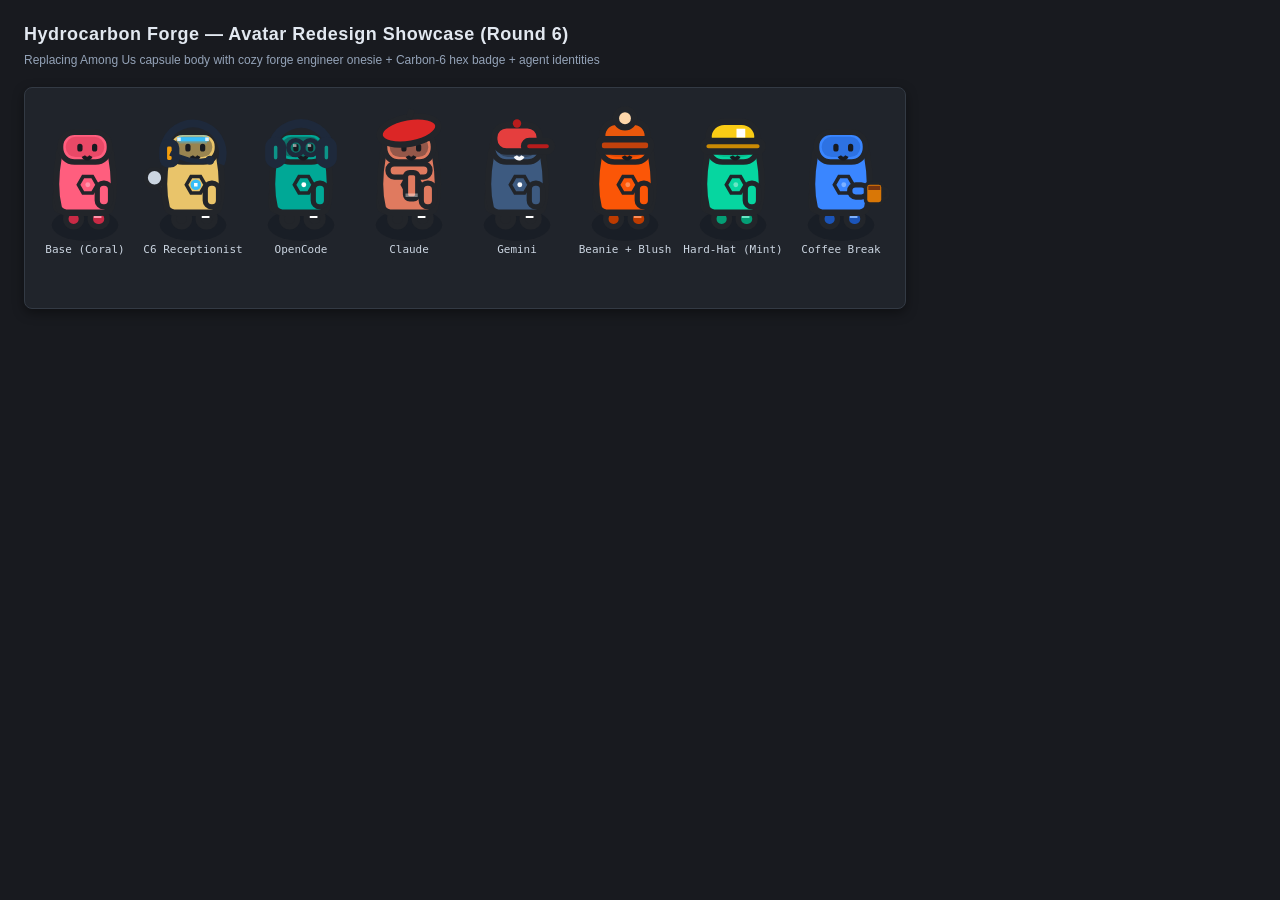
<file: test/avatar-showcase.html>
<!DOCTYPE html>
<html>
<head>
<meta charset="utf-8">
<style>
  body {
    background: #181A1F;
    color: #F1F5F9;
    font-family: -apple-system, BlinkMacSystemFont, "Segoe UI", Roboto, sans-serif;
    margin: 0;
    padding: 24px;
  }
  h1 {
    font-size: 18px;
    margin: 0 0 8px 0;
    color: #E2E8F0;
    letter-spacing: 0.5px;
  }
  p {
    font-size: 12px;
    color: #94A3B8;
    margin: 0 0 20px 0;
  }
  canvas {
    background: #20242B;
    border: 1px solid #333A44;
    border-radius: 8px;
    display: block;
    box-shadow: 0 4px 12px rgba(0,0,0,0.4);
  }
</style>
</head>
<body>
  <h1>Hydrocarbon Forge — Avatar Redesign Showcase (Round 6)</h1>
  <p>Replacing Among Us capsule body with cozy forge engineer onesie + Carbon-6 hex badge + agent identities</p>
  <canvas id="showcase" width="880" height="220"></canvas>

  <script>
    // web/render.js — Visual engine: sprite generation & caching, Among Us avatars, furniture, status board, scanlines
(function (global) {
  const COLOR_PALETTE = {
    'coral': { fill: '#FF5E7E', dark: '#C92A45', highlight: '#FF94AB' },
    'ocean': { fill: '#3A86FF', dark: '#1B54B8', highlight: '#7DB1FF' },
    'mint': { fill: '#06D6A0', dark: '#049E75', highlight: '#68E7C5' },
    'lemon': { fill: '#FFD166', dark: '#C49729', highlight: '#FFE29A' },
    'lavender': { fill: '#9D4EDD', dark: '#6A23A8', highlight: '#C58BF2' },
    'tangerine': { fill: '#FB5607', dark: '#BD3B00', highlight: '#FD8E56' },
    'teal': { fill: '#00BBF9', dark: '#0083B0', highlight: '#60D4FB' },
    'sand': { fill: '#E0A96D', dark: '#A8733A', highlight: '#EAC397' },
    'ruby': { fill: '#D90429', dark: '#8C0017', highlight: '#E8526C' },
    'cloud': { fill: '#83C5BE', dark: '#4E8780', highlight: '#B0DAD6' }
  };

  function resolveColor(c) {
    if (typeof c === 'string' && COLOR_PALETTE[c.toLowerCase()]) {
      return COLOR_PALETTE[c.toLowerCase()];
    }
    // Hex string fallback
    const hex = (typeof c === 'string' && c.startsWith('#')) ? c : '#FF5E7E';
    return { fill: hex, dark: '#22252A', highlight: '#FFFFFF' };
  }

  // Seeded Mulberry32 PRNG for deterministic exterior terrain & feature generation
  class SeededRNG {
    constructor(seed = 0x5EED88) {
      this.s = seed >>> 0;
    }
    next() {
      let t = (this.s += 0x6D2B79F5) >>> 0;
      t = Math.imul(t ^ (t >>> 15), t | 1);
      t ^= t + Math.imul(t ^ (t >>> 7), t | 61);
      return ((t ^ (t >>> 14)) >>> 0) / 4294967296;
    }
    range(min, max) {
      return min + this.next() * (max - min);
    }
    rangeInt(min, max) {
      return Math.floor(this.range(min, max + 1));
    }
  }

  // Bounding exclusion mask: protects office building interior and observation decks from collision
  function isExcludedPosition(x, y, margin = 28) {
    if (x >= 32 - margin && x <= 1376 + margin) {
      if (y >= 32 - margin && y <= 704 + margin) return true;
      if (x >= 960 - margin && x <= 1376 + margin && y >= 704 - margin && y <= 1120 + margin) return true;
      if (x >= 544 - margin && x <= 832 + margin && y >= 704 - margin && y <= 1248 + margin) return true;
    }
    if (x >= 64 - margin && x <= 416 + margin && y >= 736 - margin && y <= 768 + margin) return true;
    if (x >= 992 - margin && x <= 1344 + margin && y >= 1120 - margin && y <= 1152 + margin) return true;
    return false;
  }

  class Renderer {
    constructor(canvas) {
      this.canvas = canvas;
      this.ctx = canvas.getContext('2d');
      this.dpr = window.devicePixelRatio || 1;
      this.spriteCache = new Map();
      this.scanlineCanvas = null;
      this.initScanlines();
      this.vistaCanvas = null;
      this.vistaDirty = true;
    }

    resize(width, height) {
      this.dpr = window.devicePixelRatio || 1;
      this.canvas.width = Math.floor(width * this.dpr);
      this.canvas.height = Math.floor(height * this.dpr);
      this.canvas.style.width = width + 'px';
      this.canvas.style.height = height + 'px';
      this.ctx.setTransform(this.dpr, 0, 0, this.dpr, 0, 0);
    }

    initScanlines() {
      this.scanlineCanvas = document.createElement('canvas');
      this.scanlineCanvas.width = 4;
      this.scanlineCanvas.height = 4;
      const sctx = this.scanlineCanvas.getContext('2d');
      sctx.fillStyle = 'rgba(0, 0, 0, 0.15)';
      sctx.fillRect(0, 2, 4, 2);
    }

    clear() {
      const w = this.canvas.width / this.dpr;
      const h = this.canvas.height / this.dpr;
      // Screen-space background gradient continuing the vista so screen edges never show dead background
      const grad = this.ctx.createLinearGradient(0, 0, 0, h);
      grad.addColorStop(0.0, '#8FC7EA'); // Soft azure daytime sky top
      grad.addColorStop(0.38, '#CBE4F2'); // Sky-to-horizon transition
      grad.addColorStop(0.45, '#EAF4DC'); // Warm horizon haze (~45% down the screen)
      grad.addColorStop(0.50, '#5C8A50'); // Meadow ridge
      grad.addColorStop(1.0, '#3E6B3F'); // Brighter green meadow ground
      this.ctx.fillStyle = grad;
      this.ctx.fillRect(0, 0, w, h);
    }

    // -------------------------------------------------------------------------
    // Mountain Vista Pre-Rendering & Architectural Windows
    // -------------------------------------------------------------------------
    bakeMountainVista(map) {
      if (typeof document === 'undefined') return;
      const TILE = map.tile || 32;
      const mapW = map.width * TILE;
      const mapH = map.height * TILE;
      const margin = 1024;
      this.vistaMargin = margin;
      const totalW = mapW + margin * 2;
      const totalH = mapH + margin * 2;

      if (!this.vistaCanvas) {
        this.vistaCanvas = document.createElement('canvas');
      }
      this.vistaCanvas.width = totalW;
      this.vistaCanvas.height = totalH;
      const ctx = this.vistaCanvas.getContext('2d');
      ctx.clearRect(0, 0, totalW, totalH);

      ctx.save();
      ctx.translate(margin, margin);

      // 1. Sky & Distant Mountain Peaks (North Vista & Sky Canopy)
      // Bright daytime sky gradient: soft azure top -> pale warm haze at horizon
      const skyGrad = ctx.createLinearGradient(0, -margin, 0, 260);
      skyGrad.addColorStop(0.0, '#8FC7EA'); // Soft azure
      skyGrad.addColorStop(Math.min(1.0, (margin + 60) / (margin + 260)), '#8FC7EA');
      skyGrad.addColorStop(Math.min(1.0, (margin + 170) / (margin + 260)), '#BFE0F2');
      skyGrad.addColorStop(1.0, '#EAF4DC');  // Pale warm haze near horizon
      ctx.fillStyle = skyGrad;
      ctx.fillRect(-margin, -margin, totalW, 260 + margin);

      // Soft Sun (pale yellow disc + gentle glow)
      const sunX = mapW * 0.72;
      const sunY = 70;
      const sunGlow = ctx.createRadialGradient(sunX, sunY, 10, sunX, sunY, 70);
      sunGlow.addColorStop(0.0, 'rgba(255, 253, 220, 0.95)');
      sunGlow.addColorStop(0.25, 'rgba(255, 248, 195, 0.50)');
      sunGlow.addColorStop(0.60, 'rgba(255, 242, 180, 0.18)');
      sunGlow.addColorStop(1.0, 'rgba(255, 242, 180, 0.0)');
      ctx.fillStyle = sunGlow;
      ctx.beginPath();
      ctx.arc(sunX, sunY, 70, 0, Math.PI * 2);
      ctx.fill();

      ctx.fillStyle = '#FFFDE8';
      ctx.beginPath();
      ctx.arc(sunX, sunY, 14, 0, Math.PI * 2);
      ctx.fill();

      // Wispy Cirrus Clouds
      ctx.fillStyle = 'rgba(255, 255, 255, 0.32)';
      ctx.beginPath();
      ctx.ellipse(mapW * 0.22, 42, 180, 14, -0.05, 0, Math.PI * 2);
      ctx.ellipse(mapW * 0.82, 60, 220, 16, 0.04, 0, Math.PI * 2);
      ctx.ellipse(mapW * 0.45, 95, 150, 12, -0.02, 0, Math.PI * 2);
      ctx.ellipse(-300, 55, 240, 15, 0.02, 0, Math.PI * 2);
      ctx.ellipse(mapW + 350, 75, 260, 16, -0.03, 0, Math.PI * 2);
      ctx.fill();

      // Peak Layer 1 (Furthest Snowy Crests — airy soft blue-lilac #9FB4D8)
      ctx.fillStyle = '#9FB4D8';
      ctx.beginPath();
      const p1 = [
        { x: -margin, y: 110 }, { x: -800, y: 55 }, { x: -620, y: 105 }, { x: -440, y: 45 }, { x: -280, y: 95 }, { x: -140, y: 50 },
        { x: 0, y: 130 }, { x: 120, y: 65 }, { x: 220, y: 110 }, { x: 380, y: 45 },
        { x: 510, y: 105 }, { x: 670, y: 40 }, { x: 800, y: 95 }, { x: 960, y: 55 },
        { x: 1120, y: 110 }, { x: 1260, y: 50 }, { x: mapW, y: 100 },
        { x: mapW + 150, y: 55 }, { x: mapW + 320, y: 105 }, { x: mapW + 500, y: 45 }, { x: mapW + 680, y: 95 }, { x: mapW + 850, y: 50 }, { x: mapW + margin, y: 110 },
        { x: mapW + margin, y: 260 }, { x: -margin, y: 260 }
      ];
      ctx.moveTo(p1[0].x, p1[0].y);
      p1.forEach(p => ctx.lineTo(p.x, p.y));
      ctx.closePath();
      ctx.fill();

      // Snow / Quartz Peak Highlights
      ctx.strokeStyle = 'rgba(255, 255, 255, 0.70)';
      ctx.lineWidth = 2.5;
      ctx.beginPath();
      p1.forEach(p => {
        if (p.y < 85) {
          ctx.moveTo(p.x, p.y);
          ctx.lineTo(p.x - 18, p.y + 24);
          ctx.moveTo(p.x, p.y);
          ctx.lineTo(p.x + 14, p.y + 20);
        }
      });
      ctx.stroke();

      // Peak Layer 2 (Mid Massif — soft blue-slate #7496B2)
      ctx.fillStyle = '#7496B2';
      ctx.beginPath();
      const p2 = [
        { x: -margin, y: 130 }, { x: -750, y: 90 }, { x: -550, y: 140 }, { x: -350, y: 85 }, { x: -180, y: 135 },
        { x: 0, y: 160 }, { x: 180, y: 95 }, { x: 340, y: 145 }, { x: 560, y: 80 },
        { x: 740, y: 135 }, { x: 890, y: 85 }, { x: 1080, y: 125 }, { x: 1280, y: 75 },
        { x: mapW, y: 120 },
        { x: mapW + 180, y: 80 }, { x: mapW + 360, y: 135 }, { x: mapW + 580, y: 85 }, { x: mapW + 780, y: 140 }, { x: mapW + margin, y: 125 },
        { x: mapW + margin, y: 260 }, { x: -margin, y: 260 }
      ];
      ctx.moveTo(p2[0].x, p2[0].y);
      p2.forEach(p => ctx.lineTo(p.x, p.y));
      ctx.closePath();
      ctx.fill();

      // Peak Layer 3 (Pine Spire Ridge — mountain pine green #466A52)
      ctx.fillStyle = '#466A52';
      ctx.beginPath();
      ctx.moveTo(-margin, 185);
      for (let x = -margin; x <= mapW + margin; x += 16) {
        const ridgeY = 150 + Math.sin(x * 0.015) * 18;
        ctx.lineTo(x, ridgeY);
        ctx.lineTo(x + 5, ridgeY - 9);
        ctx.lineTo(x + 10, ridgeY);
      }
      ctx.lineTo(mapW + margin, 260);
      ctx.lineTo(-margin, 260);
      ctx.closePath();
      ctx.fill();

      // Atmospheric Valley Mist
      const mistGrad = ctx.createLinearGradient(0, 130, 0, 190);
      mistGrad.addColorStop(0, 'rgba(235, 245, 255, 0.0)');
      mistGrad.addColorStop(0.5, 'rgba(235, 245, 255, 0.35)');
      mistGrad.addColorStop(1, 'rgba(235, 245, 255, 0.0)');
      ctx.fillStyle = mistGrad;
      ctx.fillRect(-margin, 130, totalW, 60);

      // 2. High-Effort Procedural Terrain Base (multi-stop rolling gradients & organic biomes)
      const terrainGrad = ctx.createLinearGradient(0, 260, 0, mapH + margin);
      terrainGrad.addColorStop(0.0, '#4E7C42');  // North foothill green
      terrainGrad.addColorStop(0.25, '#528246'); // Upper valley green
      terrainGrad.addColorStop(0.55, '#4A763F'); // Mid meadow green
      terrainGrad.addColorStop(0.85, '#446E3A'); // Rolling south slope
      terrainGrad.addColorStop(1.0, '#3D6334');  // Distant southern ridge green
      ctx.fillStyle = terrainGrad;
      ctx.fillRect(-margin, 260, totalW, mapH + margin - 260);

      // Seeded PRNG for stable, reload-deterministic organic landscape
      const rng = new SeededRNG(0x5EED88);

      // Biome Knolls & Rolling Swells (large organic soft overlapping patches)
      const swells = [
        // West / Northwest upland turf swells
        { x: -500, y: 400, rx: 420, ry: 260, c: '#6B8E4E', a: 0.35 },
        { x: -280, y: 700, rx: 340, ry: 220, c: '#5E8246', a: 0.30 },
        { x: -650, y: 950, rx: 480, ry: 300, c: '#6B8E4E', a: 0.25 },
        // East / Southeast sunny pasture swells
        { x: mapW + 280, y: 450, rx: 380, ry: 240, c: '#5D8C4E', a: 0.40 },
        { x: mapW + 550, y: 800, rx: 460, ry: 320, c: '#6E9B56', a: 0.30 },
        { x: mapW + 320, y: 1200, rx: 420, ry: 280, c: '#5D8C4E', a: 0.35 },
        { x: mapW + 600, y: 1600, rx: 500, ry: 340, c: '#6E9B56', a: 0.28 },
        // Southwest Tarn lush hollow
        { x: 180, y: 980, rx: 380, ry: 260, c: '#528246', a: 0.45 },
        { x: -120, y: 1250, rx: 360, ry: 240, c: '#48753E', a: 0.35 },
        // Southern deep valley rolling ridges
        { x: 300, y: mapH + 350, rx: 650, ry: 280, c: '#4E7C42', a: 0.35 },
        { x: 1000, y: mapH + 450, rx: 700, ry: 320, c: '#5D8C4E', a: 0.30 },
        { x: -200, y: mapH + 500, rx: 600, ry: 300, c: '#446E3A', a: 0.35 },
        { x: 600, y: mapH + 750, rx: 800, ry: 320, c: '#3D6334', a: 0.40 }
      ];

      swells.forEach(s => {
        ctx.save();
        ctx.globalAlpha = s.a;
        ctx.fillStyle = s.c;
        ctx.beginPath();
        ctx.ellipse(s.x, s.y, s.rx, s.ry, 0, 0, Math.PI * 2);
        ctx.fill();
        ctx.restore();
      });

      // Organic soil / loam patches in dry meadows
      const soilPatches = [
        { x: -380, y: 520, rx: 55, ry: 30 },
        { x: -160, y: 340, rx: 45, ry: 24 },
        { x: mapW + 380, y: 640, rx: 65, ry: 35 },
        { x: mapW + 520, y: 1050, rx: 75, ry: 40 },
        { x: 600, y: mapH + 280, rx: 85, ry: 42 }
      ];
      soilPatches.forEach(sp => {
        ctx.save();
        ctx.fillStyle = 'rgba(90, 74, 56, 0.22)';
        ctx.beginPath();
        ctx.ellipse(sp.x, sp.y, sp.rx, sp.ry, 0.15, 0, Math.PI * 2);
        ctx.fill();
        ctx.restore();
      });

      // Stippled grass dither tufts across open exterior
      ctx.fillStyle = 'rgba(110, 175, 90, 0.25)';
      for (let i = 0; i < 180; i++) {
        const gx = -margin + 40 + rng.range(0, totalW - 80);
        const gy = 270 + rng.range(0, mapH + margin - 300);
        if (!isExcludedPosition(gx, gy, 16)) {
          ctx.fillRect(gx, gy, 3, 5);
          ctx.fillRect(gx + 4, gy + 2, 2, 4);
        }
      }

      // 3. Watercourses: Western Tumbling Mountain Brook & Central Ravine Grotto
      // Western Mountain Brook (cascading from northern gap x: -140, y: 100 down to Tarn bay at x: 180, y: 850)
      const westBrookStartY = 100;
      const westBrookEndY = 850;
      const westBrookStep = 20;

      // West brook stony bed
      ctx.fillStyle = '#343A42';
      ctx.beginPath();
      for (let y = westBrookStartY; y <= westBrookEndY; y += westBrookStep) {
        const progress = (y - westBrookStartY) / (westBrookEndY - westBrookStartY);
        const xc = -140 + progress * 320 + Math.sin((y - 100) * 0.014) * 22;
        const w = 34 + Math.sin((y - 100) * 0.02) * 8;
        if (y === westBrookStartY) ctx.moveTo(xc - w / 2, y);
        else ctx.lineTo(xc - w / 2, y);
      }
      for (let y = westBrookEndY; y >= westBrookStartY; y -= westBrookStep) {
        const progress = (y - westBrookStartY) / (westBrookEndY - westBrookStartY);
        const xc = -140 + progress * 320 + Math.sin((y - 100) * 0.014) * 22;
        const w = 34 + Math.sin((y - 100) * 0.02) * 8;
        ctx.lineTo(xc + w / 2, y);
      }
      ctx.closePath();
      ctx.fill();

      // West brook sunlit blue water channel
      ctx.fillStyle = '#4C86A8';
      ctx.beginPath();
      for (let y = westBrookStartY; y <= westBrookEndY; y += westBrookStep) {
        const progress = (y - westBrookStartY) / (westBrookEndY - westBrookStartY);
        const xc = -140 + progress * 320 + Math.sin((y - 100) * 0.014) * 22;
        const w = 22 + Math.sin((y - 100) * 0.02) * 6;
        if (y === westBrookStartY) ctx.moveTo(xc - w / 2, y);
        else ctx.lineTo(xc - w / 2, y);
      }
      for (let y = westBrookEndY; y >= westBrookStartY; y -= westBrookStep) {
        const progress = (y - westBrookStartY) / (westBrookEndY - westBrookStartY);
        const xc = -140 + progress * 320 + Math.sin((y - 100) * 0.014) * 22;
        const w = 22 + Math.sin((y - 100) * 0.02) * 6;
        ctx.lineTo(xc + w / 2, y);
      }
      ctx.closePath();
      ctx.fill();

      // West brook white-water riffles
      ctx.strokeStyle = 'rgba(235, 250, 255, 0.65)';
      ctx.lineWidth = 1.3;
      for (let ry = westBrookStartY + 15; ry < westBrookEndY; ry += 32) {
        const progress = (ry - westBrookStartY) / (westBrookEndY - westBrookStartY);
        const xc = -140 + progress * 320 + Math.sin((ry - 100) * 0.014) * 22;
        ctx.beginPath();
        ctx.moveTo(xc - 10, ry);
        ctx.lineTo(xc + 10, ry + 2);
        ctx.stroke();
      }

      // Central Ravine Grotto (quiet mossy cleft between Archives and Trading floor)
      const brookStartY = 22 * TILE; // 704px
      const brookEndY = mapH + margin;
      const stepY = 24;

      // Draw stony ravine trench
      ctx.fillStyle = '#363C44';
      ctx.beginPath();
      for (let y = brookStartY; y <= brookEndY; y += stepY) {
        const xc = 912 + Math.sin((y - 704) * 0.012) * 28 + Math.cos((y - 704) * 0.025) * 14;
        const w = 52 + Math.sin((y - 704) * 0.018) * 10 + 36;
        if (y === brookStartY) ctx.moveTo(xc - w / 2, y);
        else ctx.lineTo(xc - w / 2, y);
      }
      for (let y = brookEndY; y >= brookStartY; y -= stepY) {
        const xc = 912 + Math.sin((y - 704) * 0.012) * 28 + Math.cos((y - 704) * 0.025) * 14;
        const w = 52 + Math.sin((y - 704) * 0.018) * 10 + 36;
        ctx.lineTo(xc + w / 2, y);
      }
      ctx.closePath();
      ctx.fill();

      // Gravel banks along ravine
      ctx.fillStyle = '#4E5560';
      for (let y = brookStartY + 10; y < brookEndY; y += 48) {
        const xc = 912 + Math.sin((y - 704) * 0.012) * 28 + Math.cos((y - 704) * 0.025) * 14;
        ctx.fillRect(xc - 38, y, 6, 12);
        ctx.fillRect(xc + 32, y + 16, 7, 10);
      }

      // Sunlit blue water channel
      ctx.fillStyle = '#4C86A8';
      ctx.beginPath();
      for (let y = brookStartY; y <= brookEndY; y += stepY) {
        const xc = 912 + Math.sin((y - 704) * 0.012) * 28 + Math.cos((y - 704) * 0.025) * 14;
        const w = 44 + Math.sin((y - 704) * 0.018) * 10;
        if (y === brookStartY) ctx.moveTo(xc - w / 2, y);
        else ctx.lineTo(xc - w / 2, y);
      }
      for (let y = brookEndY; y >= brookStartY; y -= stepY) {
        const xc = 912 + Math.sin((y - 704) * 0.012) * 28 + Math.cos((y - 704) * 0.025) * 14;
        const w = 44 + Math.sin((y - 704) * 0.018) * 10;
        ctx.lineTo(xc + w / 2, y);
      }
      ctx.closePath();
      ctx.fill();

      // Water white-water riffles
      ctx.strokeStyle = 'rgba(235, 250, 255, 0.65)';
      ctx.lineWidth = 1.5;
      for (let ry = brookStartY + 12; ry < brookEndY; ry += 28) {
        const xc = 912 + Math.sin((ry - 704) * 0.012) * 28 + Math.cos((ry - 704) * 0.025) * 14;
        ctx.beginPath();
        ctx.moveTo(xc - 18, ry);
        ctx.lineTo(xc + 18, ry + 3);
        ctx.stroke();
      }

      // River boulders along the brook
      for (let i = 0; i < 14; i++) {
        const by = brookStartY + 25 + i * 80;
        const xc = 912 + Math.sin((by - 704) * 0.012) * 28 + Math.cos((by - 704) * 0.025) * 14;
        const bx = xc + (i % 2 === 0 ? -12 : 14) + ((i * 17) % 8 - 4);
        ctx.fillStyle = '#4E5560';
        ctx.beginPath();
        ctx.arc(bx, by, 6.5, 0, Math.PI * 2);
        ctx.fill();
        ctx.fillStyle = '#3A6248';
        ctx.beginPath();
        ctx.arc(bx, by - 2, 3.5, 0, Math.PI);
        ctx.fill();
      }

      // Stepping stones across the shallow brook entry into Tarn at x = 160, y = 870
      this.drawSteppingStones(ctx, 160, 870);

      // 4. Southwest Sanctuary: Alpine Tarn with Multi-Frequency Organic Shoreline
      const lakeCx = 8 * TILE; // 256px
      const lakeCy = 31 * TILE; // 992px
      const lakeRx = 220;
      const lakeRy = 145;

      // 60-step organic shoreline polygon
      const lakeSteps = 60;
      const shorePoints = [];
      for (let i = 0; i <= lakeSteps; i++) {
        const angle = (i / lakeSteps) * Math.PI * 2;
        const wobble = 1.0 + 0.08 * Math.sin(3 * angle + 0.4) + 0.05 * Math.cos(5 * angle - 0.2) + 0.03 * Math.sin(8 * angle + 1.1);
        shorePoints.push({
          angle,
          x: lakeCx + Math.cos(angle) * lakeRx * wobble,
          y: lakeCy + Math.sin(angle) * lakeRy * wobble,
          sandX: lakeCx + Math.cos(angle) * (lakeRx + 16) * wobble,
          sandY: lakeCy + Math.sin(angle) * (lakeRy + 12) * wobble
        });
      }

      // 4a. Sand / pebble beach fringe
      ctx.fillStyle = '#C2B28F';
      ctx.beginPath();
      ctx.moveTo(shorePoints[0].sandX, shorePoints[0].sandY);
      shorePoints.forEach(p => ctx.lineTo(p.sandX, p.sandY));
      ctx.closePath();
      ctx.fill();

      // 4b. Deep water basin with radial gradient
      const lakeGrad = ctx.createRadialGradient(lakeCx - 30, lakeCy - 20, 15, lakeCx, lakeCy, lakeRx);
      lakeGrad.addColorStop(0.0, '#2D5E7B');
      lakeGrad.addColorStop(0.55, '#3D7699');
      lakeGrad.addColorStop(0.85, '#4C86A8');
      lakeGrad.addColorStop(1.0, '#5A96A6');

      ctx.fillStyle = lakeGrad;
      ctx.beginPath();
      ctx.moveTo(shorePoints[0].x, shorePoints[0].y);
      shorePoints.forEach(p => ctx.lineTo(p.x, p.y));
      ctx.closePath();
      ctx.fill();

      // Aqua littoral fringe stroke
      ctx.strokeStyle = '#5A96A6';
      ctx.lineWidth = 4;
      ctx.stroke();

      // Daylight reflection sheen wash
      const reflGrad = ctx.createLinearGradient(lakeCx - lakeRx, lakeCy - lakeRy, lakeCx + lakeRx, lakeCy + lakeRy);
      reflGrad.addColorStop(0.2, 'rgba(255, 255, 230, 0.28)');
      reflGrad.addColorStop(0.8, 'rgba(130, 195, 225, 0.22)');
      ctx.fillStyle = reflGrad;
      ctx.beginPath();
      ctx.moveTo(shorePoints[0].x, shorePoints[0].y);
      shorePoints.forEach(p => ctx.lineTo(p.x, p.y));
      ctx.closePath();
      ctx.fill();

      // Gentle water wave lines
      ctx.strokeStyle = 'rgba(235, 250, 255, 0.50)';
      ctx.lineWidth = 1.2;
      for (let dy = -lakeRy + 25; dy < lakeRy - 20; dy += 22) {
        const chordLen = Math.sqrt(Math.max(0, 1 - (dy / lakeRy) ** 2)) * lakeRx * 0.70;
        ctx.beginPath();
        ctx.moveTo(lakeCx - chordLen + 15, lakeCy + dy);
        ctx.lineTo(lakeCx + chordLen - 15, lakeCy + dy);
        ctx.stroke();
      }

      // Shoreline boulders around tarn
      const shoreRocks = [
        { x: lakeCx - lakeRx * 0.76, y: lakeCy + lakeRy * 0.35, r: 9 },
        { x: lakeCx - lakeRx * 0.48, y: lakeCy + lakeRy * 0.72, r: 7.5 },
        { x: lakeCx + lakeRx * 0.65, y: lakeCy - lakeRy * 0.28, r: 10 },
        { x: lakeCx + lakeRx * 0.44, y: lakeCy + lakeRy * 0.56, r: 8 },
        { x: lakeCx - 15, y: lakeCy + lakeRy * 0.88, r: 6.5 },
        { x: lakeCx + 80, y: lakeCy + lakeRy * 0.75, r: 7 }
      ];
      shoreRocks.forEach(rk => {
        ctx.fillStyle = '#4E5560';
        ctx.beginPath();
        ctx.arc(rk.x, rk.y, rk.r, 0, Math.PI * 2);
        ctx.fill();
        ctx.fillStyle = '#737B8A';
        ctx.beginPath();
        ctx.arc(rk.x - 2, rk.y - 2, rk.r * 0.45, 0, Math.PI * 2);
        ctx.fill();
      });

      // Lily pads on calm waters
      ctx.fillStyle = '#3A8253';
      [
        { x: lakeCx - 50, y: lakeCy - 25, r: 6 },
        { x: lakeCx - 70, y: lakeCy - 15, r: 5 },
        { x: lakeCx + 75, y: lakeCy + 35, r: 7 },
        { x: lakeCx + 95, y: lakeCy + 22, r: 5.5 },
        { x: lakeCx - 30, y: lakeCy + 60, r: 6 }
      ].forEach(lp => {
        ctx.beginPath();
        ctx.arc(lp.x, lp.y, lp.r, 0.2, Math.PI * 1.8);
        ctx.fill();
      });

      // Feature 1: Rustic Wooden Dock extending into tarn from northern grassy shore
      this.drawRusticDock(ctx, 260, 845);

      // 5. Walking Trails (Integrated Procedural Dirt Paths)
      // Main Eastern Trail: south of Deck B winding southeast through pasture gate into sunrise meadows
      const mainTrailPoints = [
        { x: 1168, y: 1152 },
        { x: 1260, y: 1220 },
        { x: 1380, y: 1280 },
        { x: 1520, y: 1380 },
        { x: 1700, y: 1540 },
        { x: 1920, y: 1720 },
        { x: 2120, y: 1920 }
      ];
      this.drawWindingPath(ctx, mainTrailPoints, 18);

      // Western Overlook Trail: from Deck A through trail junction and across footbridge to Vista Bench
      const westOverlookTrail = [
        { x: 160, y: 768 },
        { x: 110, y: 740 },
        { x: 40, y: 620 },
        { x: -10, y: 520 },
        { x: -30, y: 460 },
        { x: -50, y: 400 },
        { x: -110, y: 280 },
        { x: -180, y: 160 }
      ];
      this.drawWindingPath(ctx, westOverlookTrail, 16);

      // Western Tarn & Campsite Trail: from junction to dock and around sandy shore to campsite fire pit
      const westTarnTrail = [
        { x: 110, y: 740 },
        { x: 180, y: 800 },
        { x: 260, y: 845 },
        { x: 140, y: 920 },
        { x: 40, y: 1020 },
        { x: -60, y: 1120 },
        { x: -140, y: 1180 }
      ];
      this.drawWindingPath(ctx, westTarnTrail, 14);

      // Connective Feature: Rustic Wooden Footbridge crossing the mountain brook
      this.drawWoodenFootbridge(ctx, -30, 460);

      // 6. Scattered Small Sculpted Features
      // Feature 2: Stone Fire Pit & Benches (secluded sheltered campsite clearing with safe firebreak)
      this.drawStoneFirePit(ctx, -140, 1180);

      // Feature 3: Glacial Boulders (placed across highlands, tarn shores, and pastures)
      const boulderSpawns = [
        { x: -120, y: 200, r: 16, s: 2 },
        { x: -320, y: 380, r: 22, s: 5 },
        { x: -180, y: 560, r: 14, s: 7 },
        { x: -450, y: 750, r: 18, s: 3 },
        { x: 120, y: 1080, r: 12, s: 9 },
        { x: 420, y: 920, r: 14, s: 4 },
        { x: -140, y: 1380, r: 16, s: 6 },
        { x: 1550, y: 720, r: 15, s: 8 },
        { x: 1780, y: 1280, r: 20, s: 1 },
        { x: 2050, y: 1620, r: 18, s: 11 },
        { x: 620, y: mapH + 340, r: 16, s: 13 }
      ];
      boulderSpawns.forEach(b => {
        if (!isExcludedPosition(b.x, b.y, b.r + 4)) {
          this.drawGlacialBoulder(ctx, b.x, b.y, b.r, b.s);
        }
      });

      // Feature 5: Wetland Cattails & Tall Reeds
      const cattailLocs = [
        { x: 90, y: 950, s: 1 },
        { x: 150, y: 1100, s: 3 },
        { x: 380, y: 1050, s: 5 },
        { x: 320, y: 910, s: 7 },
        { x: 865, y: 820, s: 2 },
        { x: 955, y: 870, s: 4 },
        { x: 860, y: 1020, s: 6 },
        { x: 960, y: 1150, s: 8 }
      ];
      cattailLocs.forEach(c => this.drawCattailClump(ctx, c.x, c.y, c.s));

      // Feature 6: Directional Trail Signposts at real trail junctions
      this.drawTrailSignpost(ctx, 110, 740);
      this.drawTrailSignpost(ctx, 1420, 1190);

      // Feature 7: Mountain Stone Cairns
      this.drawStoneCairn(ctx, -240, 280);
      this.drawStoneCairn(ctx, 1750, 450);

      // Feature 8: Split-Rail Fence Remnants
      this.drawSplitRailFence(ctx, 1520, 920, 80);
      this.drawSplitRailFence(ctx, 1640, 1420, 96);

      // Feature 9: Fallen Mossy Cedar Logs
      this.drawFallenLog(ctx, 340, 1350);
      this.drawFallenLog(ctx, -150, 520);

      // Feature 11: Secluded Mountain Vista Park Bench (oriented facing north peaks)
      this.drawVistaBench(ctx, -180, 140);

      // Feature 12: Forest Sunbeam Shafts
      this.drawSunbeamShaft(ctx, -200, 400, 180, 32);
      this.drawSunbeamShaft(ctx, 1600, 600, 220, 36);

      // Feature 13: Mushroom Fairy Ring in shaded southern pine grove
      this.drawMushroomFairyRing(ctx, 80, 1380);

      // Feature 4: Four-Species Wildflower Clusters
      const flowerLocs = [
        // Columbine (species 0)
        { x: -80, y: 920, count: 14, sp: 0, s: 3 },
        { x: 420, y: 1120, count: 16, sp: 0, s: 5 },
        { x: 1420, y: 550, count: 18, sp: 0, s: 9 },
        // Buttercups (species 1)
        { x: 80, y: 1250, count: 20, sp: 1, s: 2 },
        { x: 1560, y: 840, count: 22, sp: 1, s: 4 },
        { x: 1850, y: 1650, count: 25, sp: 1, s: 8 },
        // Daisies / Edelweiss (species 2)
        { x: -300, y: 320, count: 15, sp: 2, s: 7 },
        { x: 1680, y: 400, count: 18, sp: 2, s: 1 },
        { x: -180, y: 720, count: 14, sp: 2, s: 11 },
        // Poppies (species 3)
        { x: 1480, y: 1150, count: 16, sp: 3, s: 6 },
        { x: 1720, y: 1350, count: 20, sp: 3, s: 10 },
        { x: 280, y: mapH + 220, count: 18, sp: 3, s: 12 }
      ];
      flowerLocs.forEach(fl => this.drawWildflowerCluster(ctx, fl.x, fl.y, fl.count, fl.sp, fl.s));

      // 7. Multi-Tier Conifer / Pine Trees (Organized into natural groves and Y-sorted)
      const pineList = [];

      // Core foreground / boundary pines
      const corePines = [
        // North Vista slope
        { x: 2 * TILE + 16, y: 0.8 * TILE, s: 0.95 },
        { x: 9 * TILE, y: 0.5 * TILE, s: 0.85 },
        { x: 15 * TILE, y: 0.7 * TILE, s: 0.90 },
        { x: 27 * TILE, y: 0.6 * TILE, s: 0.90 },
        { x: 33 * TILE, y: 0.8 * TILE, s: 0.95 },
        { x: 41 * TILE, y: 0.6 * TILE, s: 0.85 },
        // West hillside
        { x: 0.4 * TILE, y: 3 * TILE, s: 0.9 },
        { x: 0.3 * TILE, y: 7 * TILE, s: 0.85 },
        { x: 0.5 * TILE, y: 11 * TILE, s: 0.95 },
        { x: 0.4 * TILE, y: 16 * TILE, s: 0.9 },
        { x: 0.5 * TILE, y: 20 * TILE, s: 0.85 },
        // Southwest Lake surroundings
        { x: 2 * TILE, y: 26 * TILE, s: 1.1 },
        { x: 14 * TILE, y: 25 * TILE, s: 1.05 },
        { x: 3 * TILE, y: 35 * TILE, s: 1.15 },
        { x: 13 * TILE, y: 37 * TILE, s: 1.1 },
        { x: 7 * TILE, y: 38 * TILE, s: 1.0 },
        // East Margin
        { x: 43.4 * TILE, y: 3 * TILE, s: 0.9 },
        { x: 43.3 * TILE, y: 9 * TILE, s: 0.85 },
        { x: 43.5 * TILE, y: 15 * TILE, s: 0.95 },
        { x: 43.4 * TILE, y: 24 * TILE, s: 1.0 },
        { x: 43.3 * TILE, y: 30 * TILE, s: 0.9 }
      ];
      corePines.forEach(p => pineList.push(p));

      // Natural Groves defined by centers and radii
      const groves = [
        { cx: -220, cy: 480, r: 180, count: 14 },
        { cx: -180, cy: 1080, r: 220, count: 16 },
        { cx: 180, cy: 1260, r: 140, count: 9 },
        { cx: 1700, cy: 1100, r: 240, count: 20 },
        { cx: 1950, cy: 420, r: 200, count: 14 },
        { cx: 450, cy: mapH + 300, r: 260, count: 16 },
        { cx: 1150, cy: mapH + 320, r: 240, count: 15 },
        { cx: -350, cy: 1150, r: 200, count: 12 }
      ];

      groves.forEach(g => {
        for (let i = 0; i < g.count; i++) {
          const angle = rng.range(0, Math.PI * 2);
          const dist = Math.sqrt(rng.next()) * g.r;
          const tx = g.cx + Math.cos(angle) * dist;
          const ty = g.cy + Math.sin(angle) * dist;
          const scale = rng.range(0.85, 1.2);
          if (!isExcludedPosition(tx, ty, 20)) {
            pineList.push({ x: tx, y: ty, s: scale });
          }
        }
      });

      // Loose tree bands along north foothills and southern boundary
      for (let i = 0; i < 18; i++) {
        const tx = -600 + i * 145 + rng.range(-30, 30);
        const ty = rng.range(30, 110);
        if (!isExcludedPosition(tx, ty, 20)) {
          pineList.push({ x: tx, y: ty, s: rng.range(0.8, 1.0) });
        }
      }
      for (let i = 0; i < 20; i++) {
        const tx = -700 + i * 155 + rng.range(-40, 40);
        const ty = mapH + rng.range(420, 750);
        pineList.push({ x: tx, y: ty, s: rng.range(0.9, 1.25) });
      }

      // Sort pines by Y coordinate for natural depth ordering
      pineList.sort((a, b) => a.y - b.y);
      pineList.forEach(p => {
        this.drawPineTree(ctx, p.x, p.y, p.s);
      });

      // 8. Architectural Foundation Apron, Observation Decks & Retaining Walls
      this.drawBuildingTransitionApron(ctx, map);
      this.drawObservationDeck(ctx, 2 * TILE, 23 * TILE, 11 * TILE, TILE);
      this.drawObservationDeck(ctx, 31 * TILE, 35 * TILE, 11 * TILE, TILE);
      this.drawRetainingWallsAndCliffLedges(ctx, map);

      // 9. Southern Atmospheric Aerial Depth Wash (y > 1500)
      const hazeGrad = ctx.createLinearGradient(0, 1500, 0, mapH + margin);
      hazeGrad.addColorStop(0.0, 'rgba(234, 244, 220, 0.0)');
      hazeGrad.addColorStop(1.0, 'rgba(234, 244, 220, 0.22)');
      ctx.fillStyle = hazeGrad;
      ctx.fillRect(-margin, 1500, totalW, mapH + margin - 1500);

      ctx.restore();
      this.vistaDirty = false;
    }

    drawObservationDeck(ctx, x, y, w, h) {
      ctx.fillStyle = '#634533';
      ctx.fillRect(x, y, w, h);

      ctx.fillStyle = '#855F47';
      for (let px = x; px < x + w; px += 32) {
        ctx.fillRect(px, y, 31, 2);
      }
      ctx.strokeStyle = '#3E2A1E';
      ctx.lineWidth = 1;
      for (let px = x; px <= x + w; px += 32) {
        ctx.beginPath();
        ctx.moveTo(px, y);
        ctx.lineTo(px, y + h);
        ctx.stroke();
      }

      ctx.fillStyle = '#4E3526';
      ctx.fillRect(x, y + h - 6, w, 2.5);
      ctx.fillRect(x, y + h - 12, w, 1.5);

      for (let px = x; px <= x + w; px += 32) {
        ctx.fillStyle = '#704D37';
        ctx.fillRect(px - 1.5, y + h - 14, 3, 14);
        ctx.fillStyle = '#38251A';
        ctx.fillRect(px - 1.5, y + h - 14, 1, 14);
      }
    }

    drawPineTree(ctx, x, y, scale = 1.0) {
      ctx.save();
      ctx.translate(x, y);
      ctx.scale(scale, scale);

      ctx.fillStyle = 'rgba(15, 25, 20, 0.4)';
      ctx.beginPath();
      ctx.ellipse(0, 14, 14, 6, 0, 0, Math.PI * 2);
      ctx.fill();

      ctx.fillStyle = '#3A2D23';
      ctx.fillRect(-2.5, 4, 5, 10);

      const tiers = [
        { y: 6, w: 28, h: 14, cBase: '#1B3E32', cHi: '#2D6653' },
        { y: -3, w: 22, h: 12, cBase: '#20473A', cHi: '#347560' },
        { y: -12, w: 16, h: 11, cBase: '#255243', cHi: '#3B846D' },
        { y: -21, w: 9, h: 10, cBase: '#2A5C4C', cHi: '#43947B' }
      ];

      tiers.forEach(t => {
        ctx.fillStyle = t.cBase;
        ctx.beginPath();
        ctx.moveTo(0, t.y - t.h);
        ctx.lineTo(t.w / 2, t.y);
        ctx.lineTo(-t.w / 2, t.y);
        ctx.closePath();
        ctx.fill();

        ctx.fillStyle = t.cHi;
        ctx.beginPath();
        ctx.moveTo(0, t.y - t.h);
        ctx.lineTo(0, t.y);
        ctx.lineTo(t.w / 2, t.y);
        ctx.closePath();
        ctx.fill();
      });

      ctx.restore();
    }

    drawBuildingTransitionApron(ctx, map) {
      const TILE = map.tile || 32;
      const isSolidBuildingTile = (x, y) => {
        if (x < 0 || x >= map.width || y < 0 || y >= map.height) return false;
        const t = map.getTile(x, y);
        return t !== 0; // Any interior room, floor, wall, window
      };

      ctx.save();

      // 1. Foundation Gravel Apron (warm stone/gravel #8C7B62 / #B8A890, ~1.5 tiles wide)
      for (let y = 0; y < map.height; y++) {
        for (let x = 0; x < map.width; x++) {
          if (isSolidBuildingTile(x, y)) continue;

          // Check distance to closest building tile
          let dist = 999;
          for (let dy = -2; dy <= 2; dy++) {
            for (let dx = -2; dx <= 2; dx++) {
              if (isSolidBuildingTile(x + dx, y + dy)) {
                const d = Math.hypot(dx, dy);
                if (d < dist) dist = d;
              }
            }
          }

          if (dist <= 2.2) {
            const px = x * TILE;
            const py = y * TILE;
            const alpha = Math.max(0, 1.0 - (dist - 0.7) / 1.5);

            // Layer 1: Warm crushed gravel blend
            ctx.fillStyle = '#8C7B62';
            ctx.globalAlpha = alpha * 0.45;
            ctx.fillRect(px, py, TILE, TILE);

            // Layer 2: Flagstone / paving apron closest to wall (dist <= 1.2)
            if (dist <= 1.2) {
              ctx.fillStyle = '#5A4D41';
              ctx.globalAlpha = 0.25;
              ctx.fillRect(px + 2, py + 2, TILE - 4, TILE - 4);
            }

            // Layer 3: Grass edge fringe dither specks
            ctx.fillStyle = '#5D8C4E';
            ctx.globalAlpha = (1.0 - alpha) * 0.40;
            if ((x * 13 + y * 29) % 3 === 0) {
              ctx.fillRect(px + 4, py + 6, 4, 6);
              ctx.fillRect(px + 18, py + 12, 3, 5);
            }
          }
        }
      }
      ctx.globalAlpha = 1.0;

      // 2. Foundation Stone Retaining Curb (tight 4px band along all exterior walls)
      for (let y = 0; y < map.height; y++) {
        for (let x = 0; x < map.width; x++) {
          const t = map.getTile(x, y);
          if (t === 10 || t === 15) { // Solid wall or window
            const px = x * TILE;
            const py = y * TILE;

            if (y > 0 && map.getTile(x, y - 1) === 0) {
              // North edge curb
              ctx.fillStyle = '#7D6F5A';
              ctx.fillRect(px, py - 4, TILE, 4);
              ctx.fillStyle = 'rgba(15, 20, 25, 0.40)';
              ctx.fillRect(px, py - 1, TILE, 1);
            }
            if (y < map.height - 1 && map.getTile(x, y + 1) === 0) {
              // South edge curb
              ctx.fillStyle = '#5A4D41';
              ctx.fillRect(px, py + TILE, TILE, 4);
            }
            if (x > 0 && map.getTile(x - 1, y) === 0) {
              // West edge curb
              ctx.fillStyle = '#6E5D4B';
              ctx.fillRect(px - 4, py, 4, TILE);
            }
            if (x < map.width - 1 && map.getTile(x + 1, y) === 0) {
              // East edge curb
              ctx.fillStyle = '#8C7B62';
              ctx.fillRect(px + TILE, py, 4, TILE);
            }
          }
        }
      }

      // 3. Directional Building Drop Shadow onto Exterior Ground
      // Sun is at top-right (x ~ 1013, y ~ 70), so shadows fall DOWN and to the LEFT (~225 deg)
      for (let y = 0; y < map.height; y++) {
        for (let x = 0; x < map.width; x++) {
          const t = map.getTile(x, y);
          if (t === 10 || t === 15) {
            const px = x * TILE;
            const py = y * TILE;

            // South shadow (falling downwards by 18px)
            if (y < map.height - 1 && map.getTile(x, y + 1) === 0) {
              const shadowH = 18;
              const grad = ctx.createLinearGradient(px, py + TILE, px, py + TILE + shadowH);
              grad.addColorStop(0, 'rgba(18, 28, 20, 0.38)');
              grad.addColorStop(1, 'rgba(18, 28, 20, 0.0)');
              ctx.fillStyle = grad;
              ctx.fillRect(px - 6, py + TILE, TILE + 6, shadowH);
            }

            // West shadow (falling leftwards by 16px)
            if (x > 0 && map.getTile(x - 1, y) === 0) {
              const shadowW = 16;
              const grad = ctx.createLinearGradient(px, py, px - shadowW, py);
              grad.addColorStop(0, 'rgba(18, 28, 20, 0.35)');
              grad.addColorStop(1, 'rgba(18, 28, 20, 0.0)');
              ctx.fillStyle = grad;
              ctx.fillRect(px - shadowW, py, shadowW, TILE + 10);
            }
          }
        }
      }

      ctx.restore();
    }

    drawWoodenFootbridge(ctx, x, y) {
      ctx.save();
      // Arched wooden footbridge across brook
      ctx.fillStyle = 'rgba(15, 25, 35, 0.45)';
      ctx.fillRect(x - 22, y - 10, 44, 20);

      // Support pilings / stone abutments on banks
      ctx.fillStyle = '#4A3525';
      ctx.fillRect(x - 24, y - 12, 6, 24);
      ctx.fillRect(x + 18, y - 12, 6, 24);

      // Stringers / arched side beams
      ctx.fillStyle = '#3E2A1C';
      ctx.fillRect(x - 22, y - 11, 44, 3);
      ctx.fillRect(x - 22, y + 8, 44, 3);

      // Deck planks (7 weathered cedar cross-planks)
      for (let i = 0; i < 9; i++) {
        const px = x - 20 + i * 4.6;
        const arch = Math.sin((i / 8) * Math.PI) * 2;
        ctx.fillStyle = (i % 2 === 0) ? '#6E4D34' : '#63452E';
        ctx.fillRect(px, y - 10 - arch, 3.8, 20);
        ctx.fillStyle = '#856043';
        ctx.fillRect(px, y - 10 - arch, 3.8, 1);
      }

      // Handrails and posts
      ctx.fillStyle = '#5A3E2A';
      [-18, -6, 6, 18].forEach(bx => {
        ctx.fillRect(x + bx - 1, y - 15, 2, 5);
        ctx.fillRect(x + bx - 1, y + 10, 2, 5);
      });
      ctx.fillStyle = '#78553C';
      ctx.fillRect(x - 22, y - 15, 44, 2);
      ctx.fillRect(x - 22, y + 14, 44, 2);

      // Water foam wake ribbons against upstream abutments
      ctx.strokeStyle = 'rgba(240, 252, 255, 0.75)';
      ctx.lineWidth = 1;
      ctx.beginPath();
      ctx.moveTo(x - 24, y - 12);
      ctx.lineTo(x - 20, y - 14);
      ctx.moveTo(x + 18, y - 12);
      ctx.lineTo(x + 22, y - 14);
      ctx.stroke();

      ctx.restore();
    }

    drawRetainingWallsAndCliffLedges(ctx, map) {
      const TILE = map.tile || 32;

      // Clean northern foundation stone retaining ledge at y = 1 * TILE
      ctx.fillStyle = '#484E5B';
      for (let x = 1; x <= 42; x++) {
        const px = x * TILE;
        ctx.fillRect(px, 1 * TILE - 4, TILE, 4);
        ctx.fillStyle = '#2A2E36';
        ctx.fillRect(px + TILE - 1, 1 * TILE - 4, 1, 4);
        if (x % 4 === 0) {
          ctx.fillStyle = '#3A6248'; // Moss tufts on retaining wall
          ctx.fillRect(px + 4, 1 * TILE - 3, 6, 2);
        }
        ctx.fillStyle = '#484E5B';
      }
    }

    drawRusticDock(ctx, x, y) {
      ctx.save();
      // 1. Water shadow under dock
      ctx.fillStyle = 'rgba(15, 30, 40, 0.45)';
      ctx.fillRect(x - 14, y, 28, 68);

      // 2. Heavy wooden support pilings (4 pilings in water)
      const pilings = [
        { px: x - 10, py: y + 20 }, { px: x + 10, py: y + 20 },
        { px: x - 10, py: y + 56 }, { px: x + 10, py: y + 56 }
      ];
      pilings.forEach(p => {
        ctx.fillStyle = '#261A12'; // Waterlogged wood
        ctx.beginPath();
        ctx.arc(p.px, p.py + 4, 3.5, 0, Math.PI * 2);
        ctx.fill();
        ctx.fillStyle = '#4A3423';
        ctx.fillRect(p.px - 3, p.py - 6, 6, 10);
        // Water ripple ring around piling
        ctx.strokeStyle = 'rgba(210, 240, 255, 0.4)';
        ctx.lineWidth = 1;
        ctx.strokeRect(p.px - 5, p.py + 2, 10, 4);
      });

      // 3. Main stringers / support beams
      ctx.fillStyle = '#3E2A1C';
      ctx.fillRect(x - 11, y, 4, 64);
      ctx.fillRect(x + 7, y, 4, 64);

      // 4. Individual weathered deck planks (10 cross planks)
      for (let i = 0; i < 10; i++) {
        const py = y + i * 6.2;
        const plankW = 26 + ((i % 3) * 1.5);
        const px = x - plankW / 2;
        ctx.fillStyle = (i % 2 === 0) ? '#6E4D34' : '#63452E';
        ctx.fillRect(px, py, plankW, 5.2);
        ctx.fillStyle = '#856043';
        ctx.fillRect(px, py, plankW, 1.2);
        ctx.fillStyle = '#1D140D';
        ctx.fillRect(px + 3, py + 2, 1, 1.2);
        ctx.fillRect(px + plankW - 4, py + 2, 1, 1.2);
      }

      // 5. Mooring bollard & coiled rope at dock end
      ctx.fillStyle = '#2A1C12';
      ctx.fillRect(x + 7, y + 58, 4, 6);
      ctx.strokeStyle = '#8B7355';
      ctx.lineWidth = 1.2;
      ctx.beginPath();
      ctx.arc(x + 7, y + 58, 3, 0, Math.PI * 2);
      ctx.stroke();
      ctx.restore();
    }

    drawStoneFirePit(ctx, x, y) {
      ctx.save();
      // Scorch mark
      const sootGrad = ctx.createRadialGradient(x, y, 2, x, y, 22);
      sootGrad.addColorStop(0.0, 'rgba(25, 20, 18, 0.70)');
      sootGrad.addColorStop(0.5, 'rgba(45, 38, 32, 0.40)');
      sootGrad.addColorStop(1.0, 'rgba(45, 38, 32, 0.0)');
      ctx.fillStyle = sootGrad;
      ctx.beginPath();
      ctx.arc(x, y, 22, 0, Math.PI * 2);
      ctx.fill();

      // Ash and charcoal center
      ctx.fillStyle = '#221F1E';
      ctx.beginPath();
      ctx.arc(x, y, 8, 0, Math.PI * 2);
      ctx.fill();
      ctx.fillStyle = '#6E6662';
      ctx.fillRect(x - 3, y - 2, 6, 4);

      // Ring of 10 river stones
      for (let i = 0; i < 10; i++) {
        const angle = (i / 10) * Math.PI * 2;
        const sx = x + Math.cos(angle) * 11.5;
        const sy = y + Math.sin(angle) * 11.5;
        ctx.fillStyle = '#20242B';
        ctx.beginPath();
        ctx.arc(sx - 1, sy + 1, 3.8, 0, Math.PI * 2);
        ctx.fill();
        ctx.fillStyle = (i % 2 === 0) ? '#5A626E' : '#4E5560';
        ctx.beginPath();
        ctx.arc(sx, sy, 3.5, 0, Math.PI * 2);
        ctx.fill();
        ctx.fillStyle = '#7E8796';
        ctx.beginPath();
        ctx.arc(sx + 0.8, sy - 0.8, 1.8, 0, Math.PI * 2);
        ctx.fill();
      }

      // Two split-log benches
      this.drawLogBench(ctx, x, y - 26, 28, 7, 0);
      this.drawLogBench(ctx, x - 26, y, 7, 28, 0);
      ctx.restore();
    }

    drawLogBench(ctx, bx, by, w, h, rot) {
      ctx.save();
      ctx.translate(bx, by);
      ctx.fillStyle = 'rgba(20, 25, 20, 0.35)';
      ctx.fillRect(-w/2 - 2, -h/2 + 3, w, h);
      ctx.fillStyle = '#5A3E28';
      ctx.fillRect(-w/2, -h/2, w, h);
      ctx.fillStyle = '#825C3D';
      ctx.fillRect(-w/2 + 1, -h/2 + 1, w - 2, h - 3);
      ctx.fillStyle = '#9C704C';
      ctx.fillRect(-w/2 + 3, -h/2 + 2, w - 6, 1);
      ctx.restore();
    }

    drawGlacialBoulder(ctx, x, y, r, seed = 1) {
      ctx.save();
      ctx.fillStyle = 'rgba(20, 30, 25, 0.45)';
      ctx.beginPath();
      ctx.ellipse(x - r * 0.25, y + r * 0.35, r * 1.1, r * 0.55, -0.15, 0, Math.PI * 2);
      ctx.fill();

      const points = [];
      const sides = 7;
      for (let i = 0; i < sides; i++) {
        const angle = (i / sides) * Math.PI * 2;
        const wobble = 1.0 + (((seed * 37 + i * 19) % 10) - 5) * 0.04;
        points.push({
          x: x + Math.cos(angle) * r * wobble,
          y: y + Math.sin(angle) * (r * 0.75) * wobble
        });
      }

      ctx.fillStyle = '#4E5560';
      ctx.beginPath();
      ctx.moveTo(points[0].x, points[0].y);
      points.forEach(p => ctx.lineTo(p.x, p.y));
      ctx.closePath();
      ctx.fill();

      // Shaded bottom facet
      ctx.fillStyle = '#363C44';
      ctx.beginPath();
      ctx.moveTo(x - r, y);
      ctx.lineTo(x, y + r * 0.65);
      ctx.lineTo(x + r * 0.8, y + r * 0.2);
      ctx.lineTo(x, y);
      ctx.closePath();
      ctx.fill();

      // Sunlit top-right facet
      ctx.fillStyle = '#737B8A';
      ctx.beginPath();
      ctx.moveTo(x - r * 0.2, y - r * 0.65);
      ctx.lineTo(x + r * 0.85, y - r * 0.3);
      ctx.lineTo(x + r * 0.4, y + r * 0.1);
      ctx.lineTo(x - r * 0.1, y - r * 0.1);
      ctx.closePath();
      ctx.fill();

      // Moss cap on top
      ctx.fillStyle = '#3A6248';
      ctx.beginPath();
      ctx.ellipse(x + r * 0.1, y - r * 0.35, r * 0.65, r * 0.3, 0.1, Math.PI, Math.PI * 2);
      ctx.fill();
      ctx.fillStyle = '#4E8058';
      ctx.fillRect(x, y - r * 0.4, r * 0.4, 2);
      ctx.restore();
    }

    drawWildflowerCluster(ctx, x, y, count, species, seed = 1) {
      ctx.save();
      for (let i = 0; i < count; i++) {
        const fx = x + (((seed * 31 + i * 47) % 32) - 16);
        const fy = y + (((seed * 59 + i * 23) % 24) - 12);
        ctx.fillStyle = '#386333';
        ctx.fillRect(fx, fy, 1, 3);

        if (species === 0) { // Columbine
          ctx.fillStyle = (i % 2 === 0) ? '#5E6AD2' : '#8C7CE6';
          ctx.beginPath();
          ctx.arc(fx, fy - 1, 2.2, 0, Math.PI * 2);
          ctx.fill();
          ctx.fillStyle = '#FFF8D6';
          ctx.fillRect(fx - 0.5, fy - 1.5, 1, 1);
        } else if (species === 1) { // Buttercup
          ctx.fillStyle = '#FFD13B';
          ctx.beginPath();
          ctx.arc(fx, fy - 1, 2.0, 0, Math.PI * 2);
          ctx.fill();
          ctx.fillStyle = '#E28E2B';
          ctx.fillRect(fx - 0.5, fy - 1.5, 1, 1);
        } else if (species === 2) { // Edelweiss / Daisy
          ctx.fillStyle = '#FFFFFF';
          ctx.beginPath();
          ctx.arc(fx, fy - 1, 2.4, 0, Math.PI * 2);
          ctx.fill();
          ctx.fillStyle = '#ECC94B';
          ctx.beginPath();
          ctx.arc(fx, fy - 1, 1.0, 0, Math.PI * 2);
          ctx.fill();
        } else { // Poppy
          ctx.fillStyle = '#FF5E5B';
          ctx.beginPath();
          ctx.arc(fx, fy - 1, 2.5, 0, Math.PI * 2);
          ctx.fill();
          ctx.fillStyle = '#3D1A1A';
          ctx.fillRect(fx - 0.5, fy - 1.5, 1, 1);
        }
      }
      ctx.restore();
    }

    drawCattailClump(ctx, x, y, seed = 1) {
      ctx.save();
      ctx.fillStyle = 'rgba(20, 35, 20, 0.35)';
      ctx.beginPath();
      ctx.ellipse(x, y + 2, 10, 4, 0, 0, Math.PI * 2);
      ctx.fill();

      ctx.lineWidth = 1.2;
      const blades = [-7, -4, -1, 2, 5, 8];
      blades.forEach((dx, idx) => {
        const tipCurve = dx * 1.4 + ((seed * 11 + idx * 7) % 5 - 2);
        ctx.strokeStyle = (idx % 2 === 0) ? '#4A7C3D' : '#3B6330';
        ctx.beginPath();
        ctx.moveTo(x + dx * 0.6, y);
        ctx.quadraticCurveTo(x + dx, y - 10, x + dx + tipCurve, y - 18 - (idx % 3) * 3);
        ctx.stroke();
      });

      const spikes = [{ dx: -2, h: 20 }, { dx: 3, h: 22 }];
      spikes.forEach(s => {
        ctx.strokeStyle = '#2F4F24';
        ctx.lineWidth = 1.0;
        ctx.beginPath();
        ctx.moveTo(x + s.dx, y);
        ctx.lineTo(x + s.dx, y - s.h);
        ctx.stroke();

        ctx.fillStyle = '#5A361D';
        ctx.fillRect(x + s.dx - 1.5, y - s.h + 3, 3, 7.5);
        ctx.fillStyle = '#7A4D2E';
        ctx.fillRect(x + s.dx, y - s.h + 3, 1.2, 7.5);
        ctx.fillStyle = '#2F4F24';
        ctx.fillRect(x + s.dx - 0.5, y - s.h, 1, 3);
      });
      ctx.restore();
    }

    drawTrailSignpost(ctx, x, y) {
      ctx.save();
      ctx.fillStyle = 'rgba(20, 25, 20, 0.40)';
      ctx.fillRect(x - 6, y + 1, 8, 3);

      ctx.fillStyle = '#4E3827';
      ctx.fillRect(x - 2, y - 22, 4, 24);
      ctx.fillStyle = '#6E523A';
      ctx.fillRect(x, y - 22, 2, 24);

      // Sign Arm 1 (North)
      ctx.fillStyle = '#75543B';
      ctx.fillRect(x - 2, y - 20, 16, 5);
      ctx.beginPath();
      ctx.moveTo(x + 14, y - 22.5);
      ctx.lineTo(x + 19, y - 17.5);
      ctx.lineTo(x + 14, y - 12.5);
      ctx.fill();
      ctx.fillStyle = '#301F14';
      ctx.fillRect(x + 1, y - 18, 10, 1.2);

      // Sign Arm 2 (West)
      ctx.fillStyle = '#654731';
      ctx.fillRect(x - 14, y - 13, 14, 5);
      ctx.beginPath();
      ctx.moveTo(x - 14, y - 15.5);
      ctx.lineTo(x - 19, y - 10.5);
      ctx.lineTo(x - 14, y - 5.5);
      ctx.fill();
      ctx.fillStyle = '#301F14';
      ctx.fillRect(x - 12, y - 11, 8, 1.2);
      ctx.restore();
    }

    drawStoneCairn(ctx, x, y) {
      ctx.save();
      ctx.fillStyle = 'rgba(25, 30, 25, 0.40)';
      ctx.beginPath();
      ctx.ellipse(x - 2, y + 2, 10, 4.5, 0, 0, Math.PI * 2);
      ctx.fill();

      const stones = [
        { w: 16, h: 4.5, dy: 0, c: '#4E5560', cHi: '#737B8A' },
        { w: 13, h: 4.0, dy: -4, c: '#5A626E', cHi: '#808997' },
        { w: 10, h: 3.5, dy: -7.5, c: '#4E5560', cHi: '#737B8A' },
        { w: 7,  h: 3.2, dy: -10.5, c: '#5A626E', cHi: '#808997' },
        { w: 4.5, h: 4.0, dy: -14.0, c: '#6B7482', cHi: '#919BAA' }
      ];

      stones.forEach(s => {
        const sy = y + s.dy;
        ctx.fillStyle = s.c;
        ctx.beginPath();
        ctx.ellipse(x, sy, s.w / 2, s.h / 2, 0, 0, Math.PI * 2);
        ctx.fill();
        ctx.fillStyle = s.cHi;
        ctx.beginPath();
        ctx.ellipse(x + s.w * 0.15, sy - s.h * 0.2, s.w * 0.3, s.h * 0.25, 0, 0, Math.PI * 2);
        ctx.fill();
      });
      ctx.restore();
    }

    drawSplitRailFence(ctx, x, y, len = 72) {
      ctx.save();
      const numBays = Math.floor(len / 32);
      for (let b = 0; b < numBays; b++) {
        const px0 = x + b * 32;
        const px1 = px0 + 32;
        const py = y + (b % 2) * 6;

        ctx.fillStyle = 'rgba(20, 25, 20, 0.35)';
        ctx.fillRect(px0 - 4, py + 2, 6, 2.5);

        ctx.strokeStyle = '#4A3728';
        ctx.lineWidth = 2.5;
        ctx.beginPath();
        ctx.moveTo(px0, py - 4);
        ctx.lineTo(px1, py - 6);
        ctx.stroke();
        ctx.beginPath();
        ctx.moveTo(px0, py - 11);
        ctx.lineTo(px1, py - 13);
        ctx.stroke();

        ctx.strokeStyle = '#6E533E';
        ctx.lineWidth = 1.0;
        ctx.beginPath();
        ctx.moveTo(px0, py - 12);
        ctx.lineTo(px1, py - 14);
        ctx.stroke();

        ctx.fillStyle = '#3E2D20';
        ctx.fillRect(px0 - 2, py - 16, 4, 18);
        ctx.fillStyle = '#5A4230';
        ctx.fillRect(px0, py - 16, 1.8, 18);
      }
      ctx.restore();
    }

    drawFallenLog(ctx, x, y) {
      ctx.save();
      ctx.translate(x, y);
      ctx.rotate(-0.25);

      ctx.fillStyle = 'rgba(15, 25, 20, 0.45)';
      ctx.fillRect(-22, 4, 46, 5);

      ctx.fillStyle = '#3E2D22';
      ctx.fillRect(-22, -4, 44, 8);
      ctx.fillStyle = '#553F30';
      ctx.fillRect(-20, -3, 40, 2);

      ctx.fillStyle = '#8C684B';
      ctx.beginPath();
      ctx.ellipse(-22, 0, 2.5, 4, 0, 0, Math.PI * 2);
      ctx.fill();
      ctx.fillStyle = '#553F30';
      ctx.fillRect(-22, -1, 1, 2);

      ctx.fillStyle = '#3E2D22';
      ctx.fillRect(4, -8, 3, 5);

      ctx.fillStyle = '#3B683D';
      ctx.fillRect(-12, -4.5, 24, 2);
      ctx.fillStyle = '#528C55';
      ctx.fillRect(-6, -4.5, 12, 1);

      ctx.fillStyle = '#E5D8BE';
      ctx.beginPath();
      ctx.arc(8, -4, 2.2, Math.PI, Math.PI * 2);
      ctx.arc(14, -4, 1.8, Math.PI, Math.PI * 2);
      ctx.fill();
      ctx.restore();
    }

    drawSteppingStones(ctx, startX, startY) {
      ctx.save();
      const stones = [
        { dx: -24, dy: -3, rx: 5.5, ry: 4.0 },
        { dx: -12, dy: 1,  rx: 5.0, ry: 4.5 },
        { dx: 0,   dy: -2, rx: 6.0, ry: 4.5 },
        { dx: 13,  dy: 2,  rx: 5.2, ry: 4.0 },
        { dx: 25,  dy: -1, rx: 5.0, ry: 3.8 }
      ];

      stones.forEach(s => {
        const sx = startX + s.dx;
        const sy = startY + s.dy;

        ctx.strokeStyle = 'rgba(235, 250, 255, 0.70)';
        ctx.lineWidth = 1.2;
        ctx.beginPath();
        ctx.arc(sx, sy - 1, s.rx + 2, Math.PI * 0.9, Math.PI * 2.1);
        ctx.stroke();

        ctx.fillStyle = '#2A303A';
        ctx.beginPath();
        ctx.ellipse(sx - 1, sy + 1.5, s.rx, s.ry, 0, 0, Math.PI * 2);
        ctx.fill();

        ctx.fillStyle = '#5A626E';
        ctx.beginPath();
        ctx.ellipse(sx, sy, s.rx, s.ry, 0, 0, Math.PI * 2);
        ctx.fill();

        ctx.fillStyle = '#7E8898';
        ctx.beginPath();
        ctx.ellipse(sx + 1, sy - 1, s.rx * 0.5, s.ry * 0.5, 0, 0, Math.PI * 2);
        ctx.fill();
      });
      ctx.restore();
    }

    drawVistaBench(ctx, x, y) {
      ctx.save();
      // 1. Ground shadow (falling south)
      ctx.fillStyle = 'rgba(20, 25, 20, 0.35)';
      ctx.fillRect(x - 13, y + 4, 26, 4);

      // 2. Dark wrought iron A-frame legs
      ctx.fillStyle = '#1D2228';
      ctx.fillRect(x - 9, y - 3, 2.5, 9);
      ctx.fillRect(x + 7, y - 3, 2.5, 9);

      // 3. Wood seat slats (north side, facing northern peaks)
      ctx.fillStyle = '#78553C';
      ctx.fillRect(x - 11, y - 4, 22, 4);
      ctx.fillStyle = '#9C704C'; // Sunlit wood highlight on front edge
      ctx.fillRect(x - 11, y - 4, 22, 1);

      // 4. Wood backrest slats (south side, behind viewer)
      ctx.fillStyle = '#5A3D28';
      ctx.fillRect(x - 11, y + 1, 22, 2.5);
      ctx.fillRect(x - 11, y + 4.5, 22, 2.5);
      ctx.fillStyle = '#78553C';
      ctx.fillRect(x - 11, y + 1, 22, 0.8);
      ctx.restore();
    }

    drawSunbeamShaft(ctx, x, y, len = 180, w = 32) {
      ctx.save();
      ctx.translate(x, y);
      ctx.rotate(Math.PI * 0.75); // 135 deg: rays project down-left (~225 deg), consistent with sun at upper right (1013, 70)

      const beamGrad = ctx.createLinearGradient(0, -w/2, 0, w/2);
      beamGrad.addColorStop(0.0, 'rgba(255, 252, 220, 0.0)');
      beamGrad.addColorStop(0.5, 'rgba(255, 250, 215, 0.08)');
      beamGrad.addColorStop(1.0, 'rgba(255, 252, 220, 0.0)');

      ctx.fillStyle = beamGrad;
      ctx.fillRect(0, -w/2, len, w);
      ctx.restore();
    }

    drawMushroomFairyRing(ctx, x, y) {
      ctx.save();
      ctx.strokeStyle = 'rgba(90, 160, 80, 0.35)';
      ctx.lineWidth = 4;
      ctx.beginPath();
      ctx.arc(x, y, 14, 0, Math.PI * 2);
      ctx.stroke();

      for (let i = 0; i < 7; i++) {
        const angle = (i / 7) * Math.PI * 2;
        const mx = x + Math.cos(angle) * 14;
        const my = y + Math.sin(angle) * 14;

        ctx.fillStyle = '#EDE8DB';
        ctx.fillRect(mx - 0.7, my - 2, 1.4, 3);

        ctx.fillStyle = '#D92B2B';
        ctx.beginPath();
        ctx.arc(mx, my - 2.5, 2.2, Math.PI, Math.PI * 2);
        ctx.fill();

        ctx.fillStyle = '#FFFFFF';
        ctx.fillRect(mx - 1, my - 3.5, 0.7, 0.7);
        ctx.fillRect(mx + 0.5, my - 3.0, 0.7, 0.7);
      }
      ctx.restore();
    }

    drawWindingPath(ctx, points, width = 20) {
      if (!points || points.length < 2) return;
      ctx.save();
      ctx.strokeStyle = 'rgba(155, 140, 116, 0.55)';
      ctx.lineWidth = width + 6;
      ctx.lineCap = 'round';
      ctx.lineJoin = 'round';
      ctx.beginPath();
      ctx.moveTo(points[0].x, points[0].y);
      for (let i = 1; i < points.length; i++) {
        const xc = (points[i - 1].x + points[i].x) / 2;
        const yc = (points[i - 1].y + points[i].y) / 2;
        ctx.quadraticCurveTo(points[i - 1].x, points[i - 1].y, xc, yc);
      }
      ctx.lineTo(points[points.length - 1].x, points[points.length - 1].y);
      ctx.stroke();

      ctx.strokeStyle = '#8C7B62';
      ctx.lineWidth = width;
      ctx.stroke();

      ctx.strokeStyle = '#7A6952';
      ctx.lineWidth = width - 6;
      ctx.stroke();
      ctx.restore();
    }

    drawSoaringHawk(ctx, hx, hy, angle, flap) {
      ctx.save();
      ctx.translate(hx, hy);
      ctx.rotate(angle);
      ctx.fillStyle = '#2C221E';
      ctx.fillRect(-1, -3, 2, 6);
      const wingAngle = Math.max(-0.4, Math.min(0.4, flap * 0.3));
      ctx.strokeStyle = '#2C221E';
      ctx.lineWidth = 1.2;
      ctx.beginPath();
      ctx.moveTo(0, 0);
      ctx.lineTo(-6, -wingAngle * 5);
      ctx.lineTo(-12, -wingAngle * 2.5);
      ctx.moveTo(0, 0);
      ctx.lineTo(6, -wingAngle * 5);
      ctx.lineTo(12, -wingAngle * 2.5);
      ctx.stroke();
      ctx.restore();
    }

    drawAnimatedVistaAccents(ctx) {
      const now = Date.now();

      // 1. Lake water sparkles & brook riffle pulses (8 lake diamond glints + 4 brook riffles)
      const lakeCx = 8 * 32;
      const lakeCy = 31 * 32;
      const glints = [
        { dx: -65, dy: -28 },
        { dx: 55, dy: -18 },
        { dx: -25, dy: 42 },
        { dx: 80, dy: 22 },
        { dx: -80, dy: 12 },
        { dx: 18, dy: -52 },
        { dx: -35, dy: -10 },
        { dx: 40, dy: 45 }
      ];

      glints.forEach((g, i) => {
        const pulse = Math.sin(now * 0.0035 + i * 1.3);
        if (pulse > 0.15) {
          const gx = lakeCx + g.dx;
          const gy = lakeCy + g.dy;
          const r = 2.4 * pulse;
          ctx.fillStyle = `rgba(255, 252, 235, ${(pulse * 0.85).toFixed(2)})`;
          ctx.beginPath();
          ctx.moveTo(gx, gy - r);
          ctx.lineTo(gx + r, gy);
          ctx.lineTo(gx, gy + r);
          ctx.lineTo(gx - r, gy);
          ctx.closePath();
          ctx.fill();
        }
      });

      // Brook riffle sparkles
      for (let i = 0; i < 4; i++) {
        const ry = 780 + i * 110;
        const rx = 912 + Math.sin((ry - 704) * 0.012) * 28 + Math.cos((ry - 704) * 0.025) * 14;
        const pulse = Math.sin(now * 0.004 + i * 1.7);
        if (pulse > 0.2) {
          ctx.fillStyle = `rgba(240, 252, 255, ${(pulse * 0.7).toFixed(2)})`;
          ctx.fillRect(rx - 2, ry, 4, 1.5);
        }
      }

      // 2. Valley mist wisps (subtle drifting ambient fog)
      const mistDrift = ((now * 0.008) % 3456) - 1024;
      ctx.fillStyle = 'rgba(200, 215, 235, 0.06)';
      ctx.beginPath();
      ctx.ellipse(mistDrift, 160, 200, 24, 0.02, 0, Math.PI * 2);
      ctx.fill();

      // 3. Distant soaring hawks (2 circling parametric birds)
      const hawkTime = now * 0.0006;
      const h1x = -150 + Math.cos(hawkTime) * 180;
      const h1y = 90 + Math.sin(hawkTime) * 55;
      const h1Angle = Math.atan2(Math.cos(hawkTime) * 55, -Math.sin(hawkTime) * 180);
      const h1Flap = Math.sin(now * 0.006);
      this.drawSoaringHawk(ctx, h1x, h1y, h1Angle, h1Flap);

      const h2Time = now * 0.00045 + 2.5;
      const h2x = 1650 + Math.cos(h2Time) * 220;
      const h2y = 80 + Math.sin(h2Time) * 65;
      const h2Angle = Math.atan2(Math.cos(h2Time) * 65, -Math.sin(h2Time) * 220);
      const h2Flap = Math.sin(now * 0.005 + 1.2);
      this.drawSoaringHawk(ctx, h2x, h2y, h2Angle, h2Flap);

      // 4. Summer pollen motes / floating petal particles (16 drifting motes)
      for (let i = 0; i < 16; i++) {
        const seedOffset = i * 211;
        const px = (((seedOffset - now * 0.02) % 3000) + 3000) % 3000 - 800;
        const py = (((seedOffset * 3 + now * 0.015 + Math.sin(now * 0.002 + i) * 12) % 2400) + 2400) % 2400 - 400;
        const alpha = 0.4 + 0.3 * Math.sin(now * 0.003 + i);
        if (i % 3 === 0) {
          ctx.fillStyle = `rgba(255, 215, 225, ${alpha.toFixed(2)})`;
          ctx.fillRect(px, py, 2, 2);
        } else {
          ctx.fillStyle = `rgba(255, 245, 180, ${alpha.toFixed(2)})`;
          ctx.fillRect(px, py, 1.5, 1.5);
        }
      }
    }

    drawArchitecturalWindow(ctx, px, py, TILE, map) {
      const tx = Math.floor(px / TILE);
      const ty = Math.floor(py / TILE);
      const leftTile = map.getTile(tx - 1, ty);
      const rightTile = map.getTile(tx + 1, ty);
      const isHorizontal = (leftTile === 10 || leftTile === 15 || rightTile === 10 || rightTile === 15);

      ctx.save();

      // Outer timber frame borders (drawn as hollow casing around glass opening)
      const inset = 3;
      const gx = px + inset;
      const gy = py + inset;
      const gw = TILE - inset * 2;
      const gh = TILE - inset * 2;

      ctx.fillStyle = '#382A20';
      ctx.fillRect(px, py, TILE, inset); // top border
      ctx.fillRect(px, py + TILE - inset, TILE, inset); // bottom border
      ctx.fillRect(px, py, inset, TILE); // left border
      ctx.fillRect(px + TILE - inset, py, inset, TILE); // right border

      // Glass base tint (clean mountain glass tint)
      ctx.fillStyle = 'rgba(180, 220, 240, 0.12)';
      ctx.fillRect(gx, gy, gw, gh);

      // 45-degree daylight reflection sheen streak
      const glare = ctx.createLinearGradient(gx, gy, gx + gw, gy + gh);
      glare.addColorStop(0.0, 'rgba(255, 255, 255, 0.0)');
      glare.addColorStop(0.35, 'rgba(255, 255, 255, 0.18)');
      glare.addColorStop(0.50, 'rgba(255, 255, 255, 0.0)');
      ctx.fillStyle = glare;
      ctx.fillRect(gx, gy, gw, gh);

      // Wooden window sill ledge
      ctx.fillStyle = '#6E4F39';
      ctx.fillRect(px, py + TILE - 4, TILE, 4);
      ctx.fillStyle = '#936B4E';
      ctx.fillRect(px, py + TILE - 4, TILE, 1.2);
      ctx.fillStyle = 'rgba(20, 15, 10, 0.3)';
      ctx.fillRect(px, py + TILE, TILE, 2.5);

      // Mullion divider bars
      ctx.fillStyle = '#382A20';
      if (isHorizontal) {
        ctx.fillRect(px + Math.floor(TILE / 2) - 1, gy, 2, gh - 1);
        ctx.fillRect(gx, py + 9, gw, 1.5);
      } else {
        ctx.fillRect(gx, py + Math.floor(TILE / 2) - 1, gw, 2);
      }

      // Outer frame border highlight
      ctx.strokeStyle = '#584333';
      ctx.lineWidth = 1;
      ctx.strokeRect(px + 0.5, py + 0.5, TILE - 1, TILE - 1);

      ctx.restore();
    }

    // -------------------------------------------------------------------------
    // Map rendering
    // -------------------------------------------------------------------------
    renderMap(map, camera, liveData) {
      const ctx = this.ctx;
      const TILE = map.tile;
      const zoom = (camera && camera.zoom) ? camera.zoom : 1.0;
      const visibleW = camera.width / zoom;
      const visibleH = camera.height / zoom;
      const x0 = Math.max(0, Math.floor(camera.x / TILE));
      const y0 = Math.max(0, Math.floor(camera.y / TILE));
      const x1 = Math.min(map.width - 1, Math.ceil((camera.x + visibleW) / TILE));
      const y1 = Math.min(map.height - 1, Math.ceil((camera.y + visibleH) / TILE));

      // Pass 1: Blit Pre-Rendered Mountain Vista
      if (!this.vistaCanvas || this.vistaDirty) {
        this.bakeMountainVista(map);
      }
      if (this.vistaCanvas) {
        const margin = this.vistaMargin || 0;
        ctx.drawImage(this.vistaCanvas, -margin, -margin);
      }
      // Pass 1b: Lightweight Animated Vista Accents (water sparkles & drifting mist)
      this.drawAnimatedVistaAccents(ctx);

      // Draw Floor Tiles (Pass 2)
      for (let y = y0; y <= y1; y++) {
        for (let x = x0; x <= x1; x++) {
          const type = map.getTile(x, y);
          const px = x * TILE;
          const py = y * TILE;

          if (type === 0 || type === 10 || type === 15 || type === 16) {
            // Void outside or wall/window/glass - handled in separate layers
            continue;
          }

          // Distinct floor palettes per room
          let floorBase = '#F4E8C1';
          let floorAccent = '#E5D6A7';

          if (type === 1) { // Lobby
            floorBase = '#F3E5AB'; // Warm parquet
            floorAccent = '#E5D491';
          } else if (type === 2) { // OpenCode
            floorBase = '#D0EFEA'; // Cool mint grid
            floorAccent = '#BBE4DD';
          } else if (type === 3) { // Claude
            floorBase = '#FCEADE'; // Soft terracotta peach
            floorAccent = '#F2D8C7';
          } else if (type === 4) { // Antigravity / Gemini
            floorBase = '#D9E8F5'; // High-tech pale slate
            floorAccent = '#C4DAEB';
          } else if (type === 5) { // Breakroom
            floorBase = '#FFF3CD'; // Warm cafe tile
            floorAccent = '#FFEAA7';
          } else if (type === 6) { // Storage
            floorBase = '#D6DBDF'; // Concrete slab
            floorAccent = '#C4C9CC';
          } else if (type === 7) { // Archives
            floorBase = '#E5E7E9'; // Archival library floor
            floorAccent = '#D7DBDD';
          } else if (type === 8) { // Trading Floor
            floorBase = '#162C2E'; // Dark teal trading floor
            floorAccent = '#213E42';
          } else if (type === 9) { // Glass Meeting Room
            floorBase = '#232936'; // Sophisticated midnight conference slate
            floorAccent = '#323B4C';
          }

          ctx.fillStyle = floorBase;
          ctx.fillRect(px, py, TILE, TILE);

          // Subtle tile grid pattern
          ctx.strokeStyle = floorAccent;
          ctx.lineWidth = 1;
          ctx.strokeRect(px + 0.5, py + 0.5, TILE - 1, TILE - 1);

          // Subtle wood-grain / tile procedural variation (2-3 variants per room)
          const grainVariant = (x * 37 + y * 59) % 3;
          if (grainVariant === 1) {
            ctx.strokeStyle = floorAccent;
            ctx.lineWidth = 0.75;
            ctx.beginPath();
            ctx.moveTo(px + 2, py + TILE / 2);
            ctx.lineTo(px + TILE - 2, py + TILE / 2);
            ctx.stroke();
          } else if (grainVariant === 2) {
            ctx.fillStyle = 'rgba(0, 0, 0, 0.03)';
            ctx.fillRect(px + 3, py + 3, TILE - 6, TILE - 6);
          }
        }
      }

      // Draw Rugs & Accents
      this.drawLobbyRug(ctx, 18 * TILE, 14 * TILE, 7 * TILE, 4 * TILE);

      // Draw Walls & Architectural Windows (Pass 3)
      for (let y = y0; y <= y1; y++) {
        for (let x = x0; x <= x1; x++) {
          const type = map.getTile(x, y);
          const px = x * TILE;
          const py = y * TILE;

          if (type === 10) { // Solid Wall
            // Wall front face
            ctx.fillStyle = '#2C3539';
            ctx.fillRect(px, py, TILE, TILE);

            // Wall top highlight
            ctx.fillStyle = '#4A5568';
            ctx.fillRect(px, py, TILE, 6);

            // Wall outline
            ctx.strokeStyle = '#1A202C';
            ctx.lineWidth = 2;
            ctx.strokeRect(px + 1, py + 1, TILE - 2, TILE - 2);

            // Wall drop shadow onto floor or ground below
            if (y < map.height - 1 && map.getTile(x, y + 1) !== 10 && map.getTile(x, y + 1) !== 15 && map.getTile(x, y + 1) !== 16) {
              ctx.fillStyle = 'rgba(15, 20, 25, 0.35)';
              ctx.fillRect(px, py + TILE, TILE, 6);
            }
          } else if (type === 15) { // Architectural Window
            this.drawArchitecturalWindow(ctx, px, py, TILE, map);
          } else if (type === 16) { // Semi-transparent Glass Wall
            // Tinted glass pane
            ctx.fillStyle = 'rgba(74, 144, 226, 0.22)';
            ctx.fillRect(px, py, TILE, TILE);
            // Aluminum frame border
            ctx.strokeStyle = '#4A5568';
            ctx.lineWidth = 1.8;
            ctx.strokeRect(px + 0.5, py + 0.5, TILE - 1, TILE - 1);
            // Glass sheen reflection diagonal
            ctx.strokeStyle = 'rgba(255, 255, 255, 0.35)';
            ctx.lineWidth = 1;
            ctx.beginPath();
            ctx.moveTo(px + 4, py + TILE - 6);
            ctx.lineTo(px + TILE - 6, py + 4);
            ctx.stroke();
            // Drop shadow
            if (y < map.height - 1 && map.getTile(x, y + 1) !== 10 && map.getTile(x, y + 1) !== 16) {
              ctx.fillStyle = 'rgba(15, 20, 25, 0.25)';
              ctx.fillRect(px, py + TILE, TILE, 4);
            }
          }
        }
      }

      // Draw Doors
      for (const door of map.doors) {
        this.drawDoor(ctx, door);
      }

      // Draw Main Status Board on North Wall
      this.drawStatusBoard(ctx, liveData, camera);

      // Draw Trading Floor (Dual CRT screens, floating tickers, desk & trader)
      this.drawTradingFloor(ctx, map, liveData);

      // Draw Furniture & Room Decor
      this.drawFurniture(ctx, map, camera, liveData);
    }

    drawLobbyRug(ctx, rx, ry, rw, rh) {
      // Chunky warm rug in center lobby
      ctx.fillStyle = 'rgba(192, 57, 43, 0.22)';
      ctx.fillRect(rx, ry, rw, rh);
      ctx.strokeStyle = '#C0392B';
      ctx.lineWidth = 2;
      ctx.strokeRect(rx + 2, ry + 2, rw - 4, rh - 4);
      ctx.fillStyle = '#F39C12';
      // Rug diamond pattern
      ctx.fillRect(rx + rw / 2 - 12, ry + rh / 2 - 12, 24, 24);
    }

    drawDoor(ctx, door) {
      const TILE = 32;
      ctx.save();
      ctx.translate(door.x, door.y);

      // Special Glass Meeting Room Door
      if (door.name === 'meeting_room') {
        // Sleek frosted glass door with aluminum framing and stainless handle
        const swing = door.open * 24;
        ctx.fillStyle = 'rgba(74, 144, 226, 0.45)';
        ctx.fillRect(-4 + swing, -TILE / 2 + 3, 8, TILE - 6);
        ctx.strokeStyle = '#4A5568';
        ctx.lineWidth = 1.5;
        ctx.strokeRect(-4 + swing, -TILE / 2 + 3, 8, TILE - 6);

        // Stainless steel pull bar handle
        ctx.fillStyle = '#E2E8F0';
        ctx.fillRect(-1 + swing, -TILE / 2 + 8, 2, TILE - 16);

        // Etched status indicator when closed
        if (door.open < 0.25) {
          ctx.fillStyle = '#FFFFFF';
          ctx.font = 'bold 5px monospace';
          ctx.textAlign = 'center';
          ctx.save();
          ctx.rotate(Math.PI / 2);
          ctx.fillText('MEETING', 0, 1.5);
          ctx.restore();
        }
        ctx.restore();
        return;
      }

      // 1. Subtle threshold strip on floor across the doorway
      ctx.fillStyle = '#4A3728';
      if (door.orientation === 'v') {
        ctx.fillRect(-TILE / 2 + 10, -TILE / 2, TILE - 20, TILE);
        ctx.fillStyle = 'rgba(0, 0, 0, 0.25)';
        ctx.fillRect(-TILE / 2 + 12, -TILE / 2, 2, TILE);
      } else {
        ctx.fillRect(-TILE / 2, -TILE / 2 + 10, TILE, TILE - 20);
        ctx.fillStyle = 'rgba(0, 0, 0, 0.25)';
        ctx.fillRect(-TILE / 2, -TILE / 2 + 12, TILE, 2);
      }

      // 2. Door Frame Jambs & Lintel (wooden/wall trim casing)
      ctx.fillStyle = '#3E2723';
      ctx.strokeStyle = '#271916';
      ctx.lineWidth = 1.5;

      if (door.orientation === 'v') {
        // Vertical door: top & bottom wall jamb posts
        ctx.fillRect(-TILE / 2 + 2, -TILE / 2 - 2, TILE - 4, 4);
        ctx.strokeRect(-TILE / 2 + 2, -TILE / 2 - 2, TILE - 4, 4);
        ctx.fillRect(-TILE / 2 + 2, TILE / 2 - 2, TILE - 4, 4);
        ctx.strokeRect(-TILE / 2 + 2, TILE / 2 - 2, TILE - 4, 4);

        // Vertical door leaf swing
        const swing = door.open * 24;
        ctx.fillStyle = '#8D6E63';
        ctx.strokeStyle = '#3E2723';
        ctx.lineWidth = 2;
        ctx.fillRect(-4 + swing, -TILE / 2 + 4, 8, TILE - 8);
        ctx.strokeRect(-4 + swing, -TILE / 2 + 4, 8, TILE - 8);
        // Panel recessed groove
        ctx.strokeStyle = '#6D4C41';
        ctx.lineWidth = 1;
        ctx.strokeRect(-2 + swing, -TILE / 2 + 7, 4, TILE - 14);
        // Handle
        ctx.fillStyle = '#FFD54F';
        ctx.beginPath();
        ctx.arc(swing, 0, 2.5, 0, Math.PI * 2);
        ctx.fill();
        ctx.strokeStyle = '#FFA000';
        ctx.stroke();
      } else {
        // Horizontal door: left & right wall jamb posts + top lintel
        ctx.fillRect(-TILE / 2 - 2, -TILE / 2 + 2, 4, TILE - 4);
        ctx.strokeRect(-TILE / 2 - 2, -TILE / 2 + 2, 4, TILE - 4);
        ctx.fillRect(TILE / 2 - 2, -TILE / 2 + 2, 4, TILE - 4);
        ctx.strokeRect(TILE / 2 - 2, -TILE / 2 + 2, 4, TILE - 4);
        // Top lintel beam
        ctx.fillRect(-TILE / 2 - 3, -TILE / 2 - 2, TILE + 6, 5);
        ctx.strokeRect(-TILE / 2 - 3, -TILE / 2 - 2, TILE + 6, 5);

        // Horizontal door leaf swing
        const swing = door.open * 24;
        ctx.fillStyle = '#8D6E63';
        ctx.strokeStyle = '#3E2723';
        ctx.lineWidth = 2;
        ctx.fillRect(-TILE / 2 + 4, -4 - swing, TILE - 8, 8);
        ctx.strokeRect(-TILE / 2 + 4, -4 - swing, TILE - 8, 8);
        // Panel recessed groove
        ctx.strokeStyle = '#6D4C41';
        ctx.lineWidth = 1;
        ctx.strokeRect(-TILE / 2 + 7, -2 - swing, TILE - 14, 4);
        // Handle
        ctx.fillStyle = '#FFD54F';
        ctx.beginPath();
        ctx.arc(0, -swing, 2.5, 0, Math.PI * 2);
        ctx.fill();
        ctx.strokeStyle = '#FFA000';
        ctx.stroke();
      }

      ctx.restore();
    }

    // -------------------------------------------------------------------------
    // Reusable CRT Panel Frame Helper
    // -------------------------------------------------------------------------
    renderCRTPanel(ctx, px, py, pw, ph, title, isOnline = true) {
      // Shadow
      ctx.fillStyle = 'rgba(0, 0, 0, 0.4)';
      ctx.fillRect(px + 4, py + 4, pw, ph);

      // Frame
      ctx.fillStyle = '#1E252B';
      ctx.fillRect(px, py, pw, ph);
      ctx.strokeStyle = '#38B2AC';
      ctx.lineWidth = 2.5;
      ctx.strokeRect(px, py, pw, ph);

      // Phosphor CRT background
      const screenGrad = ctx.createLinearGradient(px, py, px, py + ph);
      screenGrad.addColorStop(0, isOnline ? '#0A2528' : '#1A181C');
      screenGrad.addColorStop(1, isOnline ? '#051416' : '#0F0E10');
      ctx.fillStyle = screenGrad;
      ctx.fillRect(px + 3, py + 3, pw - 6, ph - 6);

      // Title
      if (title) {
        let fontSize = 9.5;
        ctx.font = `bold ${fontSize}px "Segoe UI Rounded", "Nunito", sans-serif`;
        const maxTitleW = pw - 62;
        while (ctx.measureText(title).width > maxTitleW && fontSize > 6) {
          fontSize -= 0.5;
          ctx.font = `bold ${fontSize}px "Segoe UI Rounded", "Nunito", sans-serif`;
        }
        ctx.fillStyle = '#E6FFFA';
        ctx.fillText(title, px + 8, py + 16);
      }

      // Scanlines
      if (this.scanlineCanvas) {
        ctx.fillStyle = ctx.createPattern(this.scanlineCanvas, 'repeat');
        ctx.fillRect(px + 3, py + 3, pw - 6, ph - 6);
      }
    }

    // -------------------------------------------------------------------------
    // Main Status Board (Dual CRT Displays flanking Claude Door)
    // -------------------------------------------------------------------------
    drawStatusBoard(ctx, liveData, camera) {
      const TILE = 32;

      // Pinned directly to the north wall in world space (scales naturally with camera zoom and dpr)
      const lx = 14.6 * TILE;
      const ly = 8.6 * TILE;
      const lw = 4.8 * TILE;
      const lh = 3.2 * TILE;

      const rx = 24.1 * TILE;
      const ry = 8.6 * TILE;
      const rw = 4.8 * TILE;
      const rh = 3.2 * TILE;

      if (camera) {
        const zoom = (camera.zoom && camera.zoom > 0) ? camera.zoom : 1.0;
        const viewX0 = camera.x;
        const viewY0 = camera.y;
        const viewX1 = camera.x + camera.width / zoom;
        const viewY1 = camera.y + camera.height / zoom;
        const boardMinX = Math.min(lx, rx);
        const boardMaxX = Math.max(lx + lw, rx + rw);
        const boardMinY = Math.min(ly, ry);
        const boardMaxY = Math.max(ly + lh, ry + rh);
        if (boardMaxX < viewX0 || boardMinX > viewX1 || boardMaxY < viewY0 || boardMinY > viewY1) {
          return;
        }
      }

      ctx.save();

      const isOnline = liveData && liveData.online !== false;
      const now = new Date();
      const timeStr = now.toTimeString().split(' ')[0];
      const summary = (liveData && liveData.summary) || {};
      const sessions = summary.sessions !== undefined ? summary.sessions : '--';
      const messages = summary.messages !== undefined ? summary.messages : '--';
      const toolCalls = summary.tool_calls !== undefined ? summary.tool_calls : '--';
      let tokens = '--';
      const allTok = (liveData && liveData.allTokens !== undefined && liveData.allTokens !== null)
        ? liveData.allTokens
        : (summary.billed_tokens !== undefined ? summary.billed_tokens : null);
      if (allTok !== null && !isNaN(allTok)) {
        tokens = allTok >= 1000000 ? (allTok / 1000000).toFixed(1) + 'M' : (allTok / 1000).toFixed(0) + 'k';
      }

      const renderPanel = (px, py, pw, ph, title) => {
        this.renderCRTPanel(ctx, px, py, pw, ph, title, isOnline);
      };

      // 1. Left Panel (Overview): Centered over board tiles x:15..19
      renderPanel(lx, ly, lw, lh, 'HYDROCARBON FORGE');

      // Online pill & clock
      ctx.fillStyle = isOnline ? '#38A169' : '#E53E3E';
      ctx.beginPath();
      ctx.arc(lx + lw - 54, ly + 13, 3.5, 0, Math.PI * 2);
      ctx.fill();
      ctx.font = 'bold 8px "Segoe UI Rounded", sans-serif';
      ctx.fillStyle = isOnline ? '#48BB78' : '#F56565';
      ctx.fillText(isOnline ? 'ONLINE' : 'OFFLINE', lx + lw - 46, ly + 16);

      ctx.fillStyle = '#81E6D9';
      ctx.font = '8px monospace';
      ctx.fillText(timeStr, lx + 8, ly + 32);

      // Stats row in left panel
      const colW1 = (lw - 16) / 2;
      const statsLeft = [
        { label: 'SESSIONS', val: String(sessions), color: '#4FD1C5' },
        { label: 'TOKENS', val: String(tokens), color: '#F687B3' }
      ];
      statsLeft.forEach((st, i) => {
        const sx = lx + 8 + i * colW1;
        ctx.fillStyle = '#A0AEC0';
        ctx.font = '7px "Segoe UI Rounded", sans-serif';
        ctx.fillText(st.label, sx, ly + 46);

        ctx.fillStyle = st.color;
        ctx.font = 'bold 13px monospace';
        ctx.fillText(st.val, sx, ly + 62);

        // Mini ticking bar
        const barW = colW1 - 10;
        const tickVal = ((Date.now() / 800 + i * 1.5) % 3) / 3;
        ctx.fillStyle = 'rgba(255, 255, 255, 0.12)';
        ctx.fillRect(sx, ly + 67, barW, 3);
        ctx.fillStyle = st.color;
        ctx.fillRect(sx, ly + 67, barW * (0.3 + tickVal * 0.7), 3);
      });

      // Lower row: People presence chips (Nathan & Gavin)
      const pres = (liveData && liveData.presence) || {};
      const onlineSet = new Set((pres.online || []).map((p) => (p.profile || '').toLowerCase()));
      const disc = pres.discord || {};

      const nathanInOffice = onlineSet.has('nathan');
      const nathanDisc = disc.nathan && disc.nathan.active;
      const nathanAge = (disc.nathan && typeof disc.nathan.age_minutes === 'number') ? disc.nathan.age_minutes : null;

      const gavinInOffice = onlineSet.has('gavin');
      const gavinDisc = disc.gavin && disc.gavin.active;
      const gavinAge = (disc.gavin && typeof disc.gavin.age_minutes === 'number') ? disc.gavin.age_minutes : null;

      const people = [
        {
          name: 'NATHAN',
          office: nathanInOffice,
          discord: nathanDisc,
          age: nathanAge
        },
        {
          name: 'GAVIN',
          office: gavinInOffice,
          discord: gavinDisc,
          age: gavinAge
        }
      ];

      // Subtle divider
      ctx.fillStyle = 'rgba(56, 178, 172, 0.22)';
      ctx.fillRect(lx + 8, ly + 74, lw - 16, 1);

      // Section label
      ctx.fillStyle = '#718096';
      ctx.font = 'bold 6.5px "Segoe UI Rounded", sans-serif';
      ctx.fillText('PEOPLE PRESENCE', lx + 8, ly + 83);

      people.forEach((person, i) => {
        const pxPos = lx + 8 + i * colW1;
        const pyPos = ly + 93;

        let dotColor = '#718096'; // gray default
        let statusText = 'away';
        if (person.office) {
          dotColor = '#48BB78'; // green = in office now
          statusText = 'in office';
        } else if (person.discord) {
          dotColor = '#ECC94B'; // amber = active on discord
          statusText = person.age !== null ? `${person.age}m dc` : 'discord';
        } else if (person.age !== null && person.age < 120) {
          statusText = `${person.age}m ago`;
        }

        ctx.fillStyle = dotColor;
        ctx.beginPath();
        ctx.arc(pxPos + 3, pyPos, 2.5, 0, Math.PI * 2);
        ctx.fill();

        ctx.font = 'bold 7px "Segoe UI Rounded", sans-serif';
        ctx.fillStyle = '#E2E8F0';
        ctx.fillText(`${person.name}: `, pxPos + 8, pyPos + 2.5);

        const nameWidth = ctx.measureText(`${person.name}: `).width;
        ctx.fillStyle = dotColor;
        ctx.font = '6.5px monospace';
        ctx.fillText(statusText, pxPos + 8 + nameWidth, pyPos + 2.5);
      });

      // 2. Right Panel (Harness Metrics): Centered over board tiles x:24..28 (center 26.5 * TILE)
      renderPanel(rx, ry, rw, rh, 'HARNESS METRICS');

      // Mini stats in right panel: TOOL CALLS & MESSAGES
      const colW2 = (rw - 16) / 2;
      const statsRight = [
        { label: 'MESSAGES', val: String(messages), color: '#63B3ED' },
        { label: 'TOOL CALLS', val: String(toolCalls), color: '#F6E05E' }
      ];
      statsRight.forEach((st, i) => {
        const sx = rx + 8 + i * colW2;
        ctx.fillStyle = '#A0AEC0';
        ctx.font = '7px "Segoe UI Rounded", sans-serif';
        ctx.fillText(st.label, sx, ry + 32);

        ctx.fillStyle = st.color;
        ctx.font = 'bold 12px monospace';
        ctx.fillText(st.val, sx, ry + 46);
      });

      // Lower row: Harness Agents
      const harnesses = [
        { name: 'OPEN', color: '#00A896', sess: (liveData && liveData.opencode && liveData.opencode.sessions) || 22 },
        { name: 'CLAUDE', color: '#E07A5F', sess: (liveData && liveData.claudecode && liveData.claudecode.sessions) || 9 },
        { name: 'GEMINI', color: '#3D5A80', sess: (liveData && liveData.antigravity && liveData.antigravity.sessions) || 48 }
      ];
      const hColW = (rw - 16) / 3;
      harnesses.forEach((harn, i) => {
        const hx = rx + 8 + i * hColW;
        ctx.fillStyle = harn.color;
        ctx.beginPath();
        ctx.arc(hx + 3, ry + 62, 2.5, 0, Math.PI * 2);
        ctx.fill();
        ctx.font = 'bold 7px "Segoe UI Rounded", sans-serif';
        ctx.fillStyle = '#E2E8F0';
        ctx.fillText(`${harn.name}:${harn.sess}`, hx + 8, ry + 65);
      });

      // Divider in right panel
      ctx.fillStyle = 'rgba(56, 178, 172, 0.22)';
      ctx.fillRect(rx + 8, ry + 74, rw - 16, 1);

      ctx.fillStyle = '#718096';
      ctx.font = 'bold 6.5px "Segoe UI Rounded", sans-serif';
      ctx.fillText('LIVE FLOW STATUS', rx + 8, ry + 83);

      const flow = (liveData && liveData.flow) || {};
      const harnessesList = flow.harnesses || [];
      const runningCount = harnessesList.filter(h => h.running).length;
      ctx.fillStyle = runningCount > 0 ? '#48BB78' : '#A0AEC0';
      ctx.beginPath();
      ctx.arc(rx + 11, ry + 93, 2.5, 0, Math.PI * 2);
      ctx.fill();

      ctx.font = 'bold 7px "Segoe UI Rounded", sans-serif';
      ctx.fillStyle = '#E2E8F0';
      ctx.fillText(`Active Harnesses: ${runningCount}/${harnessesList.length || 3}`, rx + 16, ry + 95.5);

      ctx.restore();
    }

    // -------------------------------------------------------------------------
    // Trading Floor (Dual CRT Screens, Floating Tickers, Desk & Trader)
    // -------------------------------------------------------------------------
    drawTradingFloor(ctx, map, liveData) {
      const TILE = 32;
      ctx.save();

      const trading = liveData && liveData.trading ? liveData.trading : null;
      const stockData = trading && trading.stock ? trading.stock : null;
      const cryptoData = trading && trading.crypto ? trading.crypto : null;

      // Parse HH:MM from trading.updated (e.g. "2026-10-06T02:54:25.676095+00:00")
      let updatedTimeStr = '--:--';
      if (trading && trading.updated) {
        const m = String(trading.updated).match(/T(\d{2}:\d{2})/);
        if (m) {
          updatedTimeStr = m[1];
        } else {
          try {
            const d = new Date(trading.updated);
            if (!isNaN(d.getTime())) {
              updatedTimeStr = String(d.getUTCHours()).padStart(2, '0') + ':' + String(d.getUTCMinutes()).padStart(2, '0');
            }
          } catch {}
        }
      }

      // 1. Two Live CRT Screens mounted on room's north wall
      // Screen 1: STOCKS (px: 1064, py: 720, pw: 130, ph: 96)
      const sx1 = 1064;
      const sy1 = 720;
      const sw1 = 130;
      const sh1 = 96;
      this.drawTradingScreen(ctx, sx1, sy1, sw1, sh1, 'STOCKS', stockData, updatedTimeStr);

      // Screen 2: CRYPTO (px: 1204, py: 720, pw: 130, ph: 96)
      const sx2 = 1204;
      const sy2 = 720;
      const sw2 = 130;
      const sh2 = 96;
      this.drawTradingScreen(ctx, sx2, sy2, sw2, sh2, 'CRYPTO', cryptoData, updatedTimeStr);

      // 2. Floating Ticker Chips drifting near the screens
      this.drawFloatingTickers(ctx, stockData, cryptoData);

      // 3. Trader Character & Trading Desk
      // Desk dimensions: x: 1136, y: 870, w: 96, h: 36
      const dx = 1136;
      const dy = 870;
      const dw = 96;
      const dh = 36;
      const tx = 1184; // center of desk
      const ty = 862; // standing/sitting behind desk

      // Decorative chair behind desk
      this.drawChair(ctx, tx, ty + 12, '#1A202C');

      // Trader little person (Among Us avatar with headset and glasses)
      this.renderAvatar(ctx, tx, ty, {
        color: 'ocean',
        hat: 'headset',
        face: 'glasses',
        facing: 1,
        isSitting: true,
        isMoving: false,
        scale: 1.0
      });
      this.renderNameTag(ctx, tx, ty, 'Trader', '#68E7C5');

      // Small trading desk in front of trader
      this.drawDesk(ctx, dx, dy, dw, dh, '#2D3748');

      // Dual trading monitors on desk
      this.drawMonitor(ctx, dx + 26, dy + 8, '#00BBF9', 'STOCKS');
      this.drawMonitor(ctx, dx + 70, dy + 8, '#4FD1C5', 'CRYPTO');

      ctx.restore();
    }

    drawTradingScreen(ctx, px, py, pw, ph, title, data, updatedTimeStr) {
      const hasData = Boolean(data && typeof data === 'object' && data.equity !== undefined && data.equity !== null);
      this.renderCRTPanel(ctx, px, py, pw, ph, title, hasData);

      ctx.save();

      // Top-right status: live dot + updated timestamp
      ctx.fillStyle = hasData ? '#38A169' : '#E53E3E';
      ctx.beginPath();
      ctx.arc(px + pw - 60, py + 12, 3, 0, Math.PI * 2);
      ctx.fill();

      ctx.font = '7px monospace';
      ctx.fillStyle = '#81E6D9';
      ctx.textAlign = 'right';
      ctx.fillText(updatedTimeStr ? `updated ${updatedTimeStr}` : '--:--', px + pw - 8, py + 15);
      ctx.textAlign = 'left';

      if (!hasData) {
        ctx.font = 'bold 9px monospace';
        ctx.fillStyle = '#718096';
        ctx.textAlign = 'center';
        ctx.fillText('-- NO DATA --', px + pw / 2, py + ph / 2 + 6);
        ctx.restore();
        return;
      }

      // 1. Big Equity Value ($)
      const eqNum = Number(data.equity);
      let eqStr = '--';
      if (!isNaN(eqNum)) {
        eqStr = '$' + eqNum.toLocaleString('en-US', { minimumFractionDigits: 2, maximumFractionDigits: 2 });
      }
      ctx.font = 'bold 11px monospace';
      ctx.fillStyle = '#FFFFFF';
      ctx.fillText(eqStr, px + 8, py + 30);

      // 2. Total P&L + %
      const totPnl = typeof data.total_pnl === 'number' ? data.total_pnl : null;
      const totPct = typeof data.total_pct === 'number' ? data.total_pct : null;
      if (totPnl !== null) {
        const isTotPos = totPnl >= 0;
        const totColor = isTotPos ? '#48BB78' : '#F56565';
        const sign = isTotPos ? '+' : '-';
        const totText = `TOT: ${sign}$${Math.abs(totPnl).toFixed(2)} (${sign}${Math.abs(totPct || 0).toFixed(1)}%)`;
        ctx.font = 'bold 7px monospace';
        ctx.fillStyle = totColor;
        ctx.fillText(totText, px + 8, py + 41);
      } else {
        ctx.font = '7px monospace';
        ctx.fillStyle = '#A0AEC0';
        ctx.fillText('TOT: --', px + 8, py + 41);
      }

      // 3. Today P&L
      const dayPnl = typeof data.day_pnl === 'number' ? data.day_pnl : null;
      const dayPct = typeof data.day_pct === 'number' ? data.day_pct : null;
      if (dayPnl !== null) {
        const isDayPos = dayPnl >= 0;
        const dayColor = isDayPos ? '#48BB78' : '#F56565';
        const sign = isDayPos ? '+' : '-';
        const dayText = `1D:  ${sign}$${Math.abs(dayPnl).toFixed(2)} (${sign}${Math.abs(dayPct || 0).toFixed(1)}%)`;
        ctx.font = '7px monospace';
        ctx.fillStyle = dayColor;
        ctx.fillText(dayText, px + 8, py + 50);
      } else {
        ctx.font = '7px monospace';
        ctx.fillStyle = '#A0AEC0';
        ctx.fillText('1D:  --', px + 8, py + 50);
      }

      // Subtle horizontal divider line
      ctx.fillStyle = 'rgba(56, 178, 172, 0.25)';
      ctx.fillRect(px + 8, py + 54, pw - 16, 1);

      // 4. Holdings List (top 2 to leave room for TAXED total)
      const holdings = Array.isArray(data.holdings) ? data.holdings.slice(0, 2) : [];
      holdings.forEach((h, idx) => {
        if (!h) return;
        const hy = py + 64 + idx * 10;
        const sym = String(h.sym || '---').substring(0, 5);

        let pxStr = '--';
        if (typeof h.px === 'number' && !isNaN(h.px)) {
          if (h.px >= 10000) pxStr = (h.px / 1000).toFixed(1) + 'k';
          else if (h.px >= 1000) pxStr = h.px.toFixed(0);
          else if (h.px < 1) pxStr = h.px.toFixed(2);
          else pxStr = h.px.toFixed(2);
        }

        ctx.font = 'bold 7px monospace';
        ctx.fillStyle = '#CBD5E0';
        ctx.fillText(sym, px + 8, hy);

        ctx.font = '7px monospace';
        ctx.fillStyle = '#81E6D9';
        ctx.fillText('$' + pxStr, px + 36, hy);

        // Weight bar
        const barX = px + 82;
        const barW = pw - 90; // ~40px
        const weight = typeof h.w === 'number' ? h.w : 20;
        const barFill = Math.min(1.0, Math.max(0.08, weight / 40));

        ctx.fillStyle = 'rgba(255, 255, 255, 0.12)';
        ctx.fillRect(barX, hy - 5, barW, 4);

        ctx.fillStyle = title === 'CRYPTO' ? '#63B3ED' : '#4FD1C5';
        ctx.fillRect(barX, hy - 5, barW * barFill, 4);
      });

      // 5. Distinct TAXED Total line (real total is the big equity above)
      const taxedTotal = (typeof data.taxed_total === 'number' && !isNaN(data.taxed_total)) ? data.taxed_total : null;
      const capTax = (typeof data.capital_gains_tax === 'number' && !isNaN(data.capital_gains_tax)) ? data.capital_gains_tax : null;

      ctx.font = 'bold 7px monospace';
      ctx.fillStyle = '#ECC94B';
      if (taxedTotal !== null) {
        const taxedStr = '$' + Math.round(taxedTotal).toLocaleString('en-US');
        let taxSuffix = '';
        if (capTax !== null) {
          if (capTax > 0) {
            taxSuffix = ` (-$${Math.round(capTax).toLocaleString('en-US')} tax)`;
          } else {
            taxSuffix = ' ($0 tax)';
          }
        }
        ctx.fillText(`TAXED ${taxedStr}${taxSuffix}`, px + 8, py + 87);
      } else {
        ctx.fillText('TAXED --', px + 8, py + 87);
      }

      ctx.restore();
    }

    drawFloatingTickers(ctx, stockData, cryptoData) {
      const chips = [];

      // Extract from stock holdings
      if (stockData && Array.isArray(stockData.holdings)) {
        for (const h of stockData.holdings) {
          if (h && h.sym && typeof h.px === 'number') {
            const pxStr = h.px >= 1000 ? (h.px / 1000).toFixed(1) + 'k' : (h.px < 1 ? h.px.toFixed(2) : h.px.toFixed(2));
            chips.push({ text: `${h.sym} ${pxStr}`, color: '#4FD1C5' });
            if (chips.length >= 2) break;
          }
        }
      }

      // Extract from crypto holdings
      if (cryptoData && Array.isArray(cryptoData.holdings)) {
        for (const h of cryptoData.holdings) {
          if (h && h.sym && typeof h.px === 'number') {
            const pxStr = h.px >= 1000 ? (h.px / 1000).toFixed(1) + 'k' : (h.px < 1 ? h.px.toFixed(2) : h.px.toFixed(2));
            chips.push({ text: `${h.sym} ${pxStr}`, color: '#63B3ED' });
            if (chips.length >= 4) break;
          }
        }
      }

      // Fallback chips if live data is not available
      if (chips.length < 4) {
        const fallbacks = [
          { text: 'AMD 631.75', color: '#4FD1C5' },
          { text: 'NVDA 185.20', color: '#68E7C5' },
          { text: 'BTC 118k', color: '#63B3ED' },
          { text: 'ETH 3.4k', color: '#90CDF4' }
        ];
        while (chips.length < 4 && fallbacks.length > chips.length) {
          chips.push(fallbacks[chips.length]);
        }
      }

      // 4 base positions drifting near the screens (y: 828..840)
      const basePositions = [
        { x: 1070, y: 828 },
        { x: 1135, y: 840 },
        { x: 1205, y: 828 },
        { x: 1270, y: 840 }
      ];

      const now = typeof performance !== 'undefined' ? performance.now() : Date.now();

      chips.slice(0, 4).forEach((chip, i) => {
        const pos = basePositions[i];
        const bob = Math.sin(now * 0.002 + i * 1.5) * 3;
        const drift = Math.cos(now * 0.0015 + i * 1.2) * 2;
        const cx = pos.x + drift;
        const cy = pos.y + bob;

        ctx.save();
        ctx.font = 'bold 7px monospace';
        const tw = ctx.measureText(chip.text).width;
        const cw = tw + 8;
        const ch = 12;

        // Dark background pill
        ctx.fillStyle = 'rgba(15, 23, 28, 0.85)';
        ctx.strokeStyle = chip.color || '#38B2AC';
        ctx.lineWidth = 1;
        this.drawRoundedRect(ctx, cx, cy, cw, ch, 3, true, true);

        // Chip text
        ctx.fillStyle = chip.color || '#81E6D9';
        ctx.fillText(chip.text, cx + 4, cy + 9);
        ctx.restore();
      });
    }

    // -------------------------------------------------------------------------
    // Furniture, Shelves, Desks, Plants, Breakroom
    // -------------------------------------------------------------------------
    drawFurniture(ctx, map, camera, liveData) {
      const TILE = 32;

      // 1. Floor Door Mats & Rugs (Drawn underneath physical items)
      this.drawDoorMat(ctx, 21 * TILE, 8 * TILE, 'peach');  // Claude door
      this.drawDoorMat(ctx, 13 * TILE, 7 * TILE, 'mint');   // OpenCode door
      this.drawDoorMat(ctx, 30 * TILE, 7 * TILE, 'slate');  // Antigravity door
      this.drawDoorMat(ctx, 13 * TILE, 17 * TILE, 'warm');  // Break room door
      this.drawDoorMat(ctx, 30 * TILE, 14 * TILE, 'cool');  // Storage door
      this.drawDoorMat(ctx, 34 * TILE, 18 * TILE, 'slate'); // Meeting room door
      this.drawDoorMat(ctx, 32 * TILE, 22 * TILE, 'teal');  // Trading floor door
      this.drawDoorMat(ctx, 21 * TILE, 22 * TILE, 'coir');  // Archives welcome mat

      // Office Rugs
      this.drawOfficeRug(ctx, 5 * TILE, 8 * TILE, 3 * TILE, 2 * TILE, 'rgba(0, 168, 150, 0.22)');
      this.drawOfficeRug(ctx, 20 * TILE, 5 * TILE, 3 * TILE, 2 * TILE, 'rgba(224, 122, 95, 0.22)');
      this.drawOfficeRug(ctx, 36 * TILE, 8 * TILE, 3 * TILE, 2 * TILE, 'rgba(61, 90, 128, 0.22)');

      // 2. Wall Posters & Framed Art
      this.drawWallPoster(ctx, 9 * TILE + 6, 2 * TILE, 'pixel_art');
      this.drawWallPoster(ctx, 25 * TILE + 6, 2 * TILE, 'neural');
      this.drawWallPoster(ctx, 34 * TILE + 6, 2 * TILE, 'galaxy');
      this.drawFramedArt(ctx, 14 * TILE + 4, 8 * TILE + 4, 'mountain');
      this.drawFramedArt(ctx, 29 * TILE + 4, 8 * TILE + 4, 'cyber');

      // 3. Lobby Furniture
      this.drawDesk(ctx, 19 * TILE, 12 * TILE, 5 * TILE, 1.2 * TILE, '#D7A765');
      this.drawLaptop(ctx, 21 * TILE + 8, 12 * TILE + 4, '#4FD1C5');
      this.drawBell(ctx, 20 * TILE + 10, 12 * TILE + 8);
      this.drawFlowerVase(ctx, 23 * TILE + 6, 12 * TILE + 4);
      this.drawBench(ctx, 15 * TILE, 21 * TILE);
      this.drawFloorLamp(ctx, 15 * TILE + 16, 12 * TILE);

      // 4. OpenCode Desk & Office Setup
      this.drawDesk(ctx, 5 * TILE, 6 * TILE, 3 * TILE, 1.5 * TILE, '#5A6B7C');
      this.drawMonitor(ctx, 6 * TILE + 8, 5.5 * TILE, '#00BBF9', 'code');
      this.drawDeskClutter(ctx, 7 * TILE, 6 * TILE, 'opencode');
      this.drawChair(ctx, 6 * TILE + 8, 7.8 * TILE, '#2C3E50');
      this.drawWhiteboard(ctx, 3 * TILE, 2.5 * TILE, 4 * TILE, 'PIPELINES');
      this.drawBookshelf(ctx, 3 * TILE, 2 * TILE, 2.5 * TILE);
      this.drawOfficeSign(ctx, 12.5 * TILE, 6 * TILE, 'OPENCODE', '#00A896');

      // 5. Claude-Code Desk & Office Setup
      this.drawDesk(ctx, 20 * TILE, 3 * TILE, 3 * TILE, 1.5 * TILE, '#A0522D');
      this.drawMonitor(ctx, 21 * TILE + 8, 2.5 * TILE, '#FB5607', 'writing');
      this.drawDeskClutter(ctx, 22 * TILE, 3 * TILE, 'claude');
      this.drawChair(ctx, 21 * TILE + 8, 4.8 * TILE, '#8B4513');
      this.drawBookshelf(ctx, 15 * TILE, 2 * TILE, 3 * TILE);
      this.drawOfficeSign(ctx, 21 * TILE, 7.5 * TILE, 'CLAUDE-CODE', '#E07A5F');

      // 6. Antigravity Desk & Office Setup
      this.drawDesk(ctx, 36 * TILE, 6 * TILE, 3 * TILE, 1.5 * TILE, '#34495E');
      this.drawMonitor(ctx, 37 * TILE + 8, 5.5 * TILE, '#5AA9E6', 'orchestrator');
      this.drawDeskClutter(ctx, 38 * TILE, 6 * TILE, 'antigravity');
      this.drawChair(ctx, 37 * TILE + 8, 7.8 * TILE, '#1B2631');
      this.drawServerRack(ctx, 40 * TILE, 2.5 * TILE);
      this.drawOfficeSign(ctx, 30.5 * TILE, 6 * TILE, 'ANTIGRAVITY', '#3D5A80');

      // 7. Break Room
      this.drawCoffeeCounter(ctx, 3 * TILE, 14 * TILE, 3.5 * TILE);
      this.drawCoffeeMaker(ctx, 3.5 * TILE, 13.7 * TILE, liveData && liveData.isBrewing);
      this.drawDrinkStation(ctx, 5.5 * TILE, 13.7 * TILE);
      this.drawFridge(ctx, 2 * TILE + 2, 13 * TILE);
      this.drawVendingMachine(ctx, 8 * TILE, 13 * TILE);
      this.drawSnackShelf(ctx, 10 * TILE + 2, 13 * TILE);
      this.drawCafeTable(ctx, 7 * TILE, 18 * TILE);
      this.drawWaterCooler(ctx, 10 * TILE, 15 * TILE);

      // 8. Storage Room
      this.drawServerRack(ctx, 33 * TILE, 13 * TILE);
      this.drawServerRack(ctx, 36 * TILE, 13 * TILE);
      this.drawCrateStack(ctx, 39 * TILE, 13 * TILE);
      this.drawOfficeSign(ctx, 32 * TILE + 16, 21.5 * TILE, 'TRADING FLOOR', '#38B2AC');

      // 9. Glass Meeting Room
      this.drawMeetingRoomFurniture(ctx, map, liveData);

      // 9. Potted Plants
      // Flanking the centered status boards on row 10 (one each side of each centered strip)
      this.drawPlant(ctx, 14 * TILE, 10 * TILE); // left board left flank
      this.drawPlant(ctx, 20 * TILE, 10 * TILE); // left board right flank
      this.drawPlant(ctx, 23 * TILE, 10 * TILE); // right board left flank
      this.drawPlant(ctx, 29 * TILE, 10 * TILE); // right board right flank
      this.drawPlant(ctx, 14 * TILE, 21 * TILE);
      this.drawPlant(ctx, 29 * TILE, 21 * TILE);
      this.drawPlant(ctx, 11 * TILE, 2.5 * TILE); // OpenCode plant
      this.drawPlant(ctx, 27 * TILE, 2.5 * TILE); // Claude plant
      this.drawPlant(ctx, 32 * TILE, 2.5 * TILE); // Antigravity plant
      this.drawPlant(ctx, 2 * TILE + 4, 21 * TILE); // Break room fern

      // 10. The Archives Shelves, Finding Aids Table, Rolling Ladder
      this.drawFindingAidsTable(ctx, 18 * TILE, 23 * TILE);
      this.drawRollingLadder(ctx, 25 * TILE, 26 * TILE);
      this.drawArchiveShelves(ctx, map, camera);

      // 11. String Lights Along Top Walls
      this.drawStringLights(ctx, map);
    }

    drawDesk(ctx, x, y, w, h, woodColor) {
      // Chunky drop shadow
      ctx.fillStyle = 'rgba(20, 25, 35, 0.25)';
      ctx.fillRect(x + 4, y + 4, w, h);
      // Desk top
      ctx.fillStyle = woodColor;
      ctx.fillRect(x, y, w, h);
      ctx.strokeStyle = '#22252A';
      ctx.lineWidth = 2;
      ctx.strokeRect(x, y, w, h);
      // Desk highlight line
      ctx.fillStyle = 'rgba(255, 255, 255, 0.2)';
      ctx.fillRect(x + 2, y + 2, w - 4, 3);
    }

    drawChair(ctx, x, y, color) {
      // Swivel chair seat
      ctx.fillStyle = 'rgba(20, 25, 35, 0.2)';
      ctx.beginPath();
      ctx.arc(x + 2, y + 2, 9, 0, Math.PI * 2);
      ctx.fill();

      ctx.fillStyle = color;
      ctx.beginPath();
      ctx.arc(x, y, 9, 0, Math.PI * 2);
      ctx.fill();
      ctx.strokeStyle = '#22252A';
      ctx.lineWidth = 2;
      ctx.stroke();
    }

    drawMonitor(ctx, x, y, screenColor, text) {
      // Monitor stand
      ctx.fillStyle = '#4A5568';
      ctx.fillRect(x - 3, y + 8, 6, 6);
      ctx.fillRect(x - 8, y + 13, 16, 3);

      // Monitor screen housing
      ctx.fillStyle = '#1A202C';
      ctx.fillRect(x - 14, y - 8, 28, 18);
      ctx.strokeStyle = '#2D3748';
      ctx.lineWidth = 2;
      ctx.strokeRect(x - 14, y - 8, 28, 18);

      // Glowing screen face
      ctx.fillStyle = screenColor;
      ctx.fillRect(x - 11, y - 5, 22, 12);

      // Animated scrolling code lines
      const now = performance.now() / 1000;
      const scrollY = (now * 8) % 16;
      ctx.save();
      ctx.beginPath();
      ctx.rect(x - 11, y - 5, 22, 12);
      ctx.clip();
      ctx.fillStyle = 'rgba(255, 255, 255, 0.85)';
      const widths = [12, 16, 8, 14, 10, 18, 9];
      for (let i = 0; i < 7; i++) {
        const ly = y - 5 + ((i * 4 - scrollY + 28) % 28) - 4;
        ctx.fillRect(x - 9, ly, widths[i % widths.length], 1.5);
      }
      ctx.restore();
    }

    drawLaptop(ctx, x, y, screenColor) {
      ctx.fillStyle = '#4A5568';
      ctx.fillRect(x - 10, y - 6, 20, 12);
      ctx.strokeStyle = '#2D3748';
      ctx.lineWidth = 1.5;
      ctx.strokeRect(x - 10, y - 6, 20, 12);

      ctx.fillStyle = screenColor;
      ctx.fillRect(x - 8, y - 4, 16, 8);
    }

    drawBell(ctx, x, y) {
      ctx.fillStyle = '#D69E2E';
      ctx.beginPath();
      ctx.arc(x, y, 5, Math.PI, 0);
      ctx.fill();
      ctx.strokeStyle = '#744210';
      ctx.lineWidth = 1.5;
      ctx.stroke();
    }

    drawFlowerVase(ctx, x, y) {
      ctx.fillStyle = '#E2E8F0';
      ctx.beginPath();
      ctx.arc(x, y, 4, 0, Math.PI * 2);
      ctx.fill();
      ctx.fillStyle = '#E53E3E';
      ctx.beginPath();
      ctx.arc(x, y - 4, 3, 0, Math.PI * 2);
      ctx.fill();
    }

    drawPlant(ctx, x, y) {
      // Pot
      ctx.fillStyle = 'rgba(20, 25, 35, 0.2)';
      ctx.fillRect(x - 8, y + 4, 20, 12);
      ctx.fillStyle = '#C05621';
      ctx.fillRect(x - 10, y - 2, 20, 14);
      ctx.strokeStyle = '#7B341E';
      ctx.lineWidth = 2;
      ctx.strokeRect(x - 10, y - 2, 20, 14);

      // Foliage
      ctx.fillStyle = '#38A169';
      ctx.beginPath();
      ctx.arc(x, y - 8, 12, 0, Math.PI * 2);
      ctx.arc(x - 6, y - 4, 9, 0, Math.PI * 2);
      ctx.arc(x + 6, y - 4, 9, 0, Math.PI * 2);
      ctx.fill();
      ctx.strokeStyle = '#22543D';
      ctx.lineWidth = 2;
      ctx.stroke();
    }

    drawOfficeSign(ctx, x, y, name, accentColor) {
      ctx.fillStyle = '#2D3748';
      ctx.fillRect(x - 30, y - 8, 60, 16);
      ctx.strokeStyle = accentColor;
      ctx.lineWidth = 2;
      ctx.strokeRect(x - 30, y - 8, 60, 16);

      ctx.fillStyle = '#FFFFFF';
      ctx.font = 'bold 8px "Segoe UI Rounded", sans-serif';
      ctx.textAlign = 'center';
      ctx.fillText(name, x, y + 4);
      ctx.textAlign = 'left';
    }

    drawWhiteboard(ctx, x, y, w, title) {
      ctx.fillStyle = '#EDF2F7';
      ctx.fillRect(x, y, w, 8);
      ctx.strokeStyle = '#A0AEC0';
      ctx.lineWidth = 2;
      ctx.strokeRect(x, y, w, 8);

      ctx.fillStyle = '#4A5568';
      ctx.font = 'bold 7px sans-serif';
      ctx.fillText(title, x + 4, y + 6);
    }

    drawBookshelf(ctx, x, y, w) {
      ctx.fillStyle = '#7B341E';
      ctx.fillRect(x, y, w, 14);
      ctx.strokeStyle = '#4A2112';
      ctx.lineWidth = 2;
      ctx.strokeRect(x, y, w, 14);

      // Book spines
      const colors = ['#E53E3E', '#3182CE', '#38A169', '#D69E2E', '#805AD5'];
      for (let bx = x + 4; bx < x + w - 4; bx += 5) {
        ctx.fillStyle = colors[Math.floor(bx) % colors.length];
        ctx.fillRect(bx, y + 2, 4, 10);
      }
    }

    drawServerRack(ctx, x, y) {
      ctx.fillStyle = '#1A202C';
      ctx.fillRect(x, y, 24, 40);
      ctx.strokeStyle = '#2D3748';
      ctx.lineWidth = 2;
      ctx.strokeRect(x, y, 24, 40);

      // Blinking LEDs
      const t = Math.floor(Date.now() / 400);
      for (let i = 0; i < 4; i++) {
        ctx.fillStyle = '#4A5568';
        ctx.fillRect(x + 3, y + 4 + i * 9, 18, 6);
        ctx.fillStyle = ((t + i) % 2 === 0) ? '#48BB78' : '#38A169';
        ctx.fillRect(x + 5, y + 6 + i * 9, 2, 2);
        ctx.fillStyle = ((t + i) % 3 === 0) ? '#ED8936' : '#C05621';
        ctx.fillRect(x + 9, y + 6 + i * 9, 2, 2);
      }
    }

    drawCoffeeCounter(ctx, x, y, w) {
      // Countertop
      ctx.fillStyle = '#4A5568';
      ctx.fillRect(x, y, w, 20);
      ctx.strokeStyle = '#2D3748';
      ctx.lineWidth = 2;
      ctx.strokeRect(x, y, w, 20);

      // Espresso Machine
      ctx.fillStyle = '#2D3748';
      ctx.fillRect(x + 4, y - 8, 24, 18);
      ctx.strokeStyle = '#A0AEC0';
      ctx.strokeRect(x + 4, y - 8, 24, 18);
      ctx.fillStyle = '#E2E8F0';
      ctx.fillRect(x + 7, y - 5, 18, 6);

      // Coffee pot with dark roast
      ctx.fillStyle = 'rgba(74, 44, 23, 0.9)';
      ctx.fillRect(x + 32, y - 4, 12, 12);
      ctx.strokeStyle = '#E2E8F0';
      ctx.strokeRect(x + 32, y - 4, 12, 12);

      // Electric Kettle
      ctx.fillStyle = '#E2E8F0';
      ctx.beginPath();
      ctx.arc(x + 54, y + 4, 6, 0, Math.PI * 2);
      ctx.fill();
      ctx.strokeStyle = '#4A5568';
      ctx.stroke();
      ctx.fillRect(x + 58, y + 1, 4, 3); // Kettle spout

      // Mugs
      ctx.fillStyle = '#E53E3E';
      ctx.fillRect(x + 68, y + 2, 6, 8);
      ctx.fillStyle = '#3182CE';
      ctx.fillRect(x + 78, y + 2, 6, 8);
    }

    drawCafeTable(ctx, x, y) {
      // 4 Chairs around table
      this.drawChair(ctx, x, y - 26, '#8B4513');
      this.drawChair(ctx, x, y + 26, '#8B4513');
      this.drawChair(ctx, x - 26, y, '#8B4513');
      this.drawChair(ctx, x + 26, y, '#8B4513');

      // Table shadow
      ctx.fillStyle = 'rgba(20, 25, 35, 0.2)';
      ctx.beginPath();
      ctx.arc(x + 3, y + 3, 20, 0, Math.PI * 2);
      ctx.fill();

      // Round wooden tabletop
      ctx.fillStyle = '#ED8936';
      ctx.beginPath();
      ctx.arc(x, y, 20, 0, Math.PI * 2);
      ctx.fill();
      ctx.strokeStyle = '#C05621';
      ctx.lineWidth = 2.5;
      ctx.stroke();

      // Donut box on table
      ctx.fillStyle = '#FEB2B2';
      ctx.fillRect(x - 8, y - 8, 16, 16);
      ctx.strokeStyle = '#E53E3E';
      ctx.lineWidth = 1.5;
      ctx.strokeRect(x - 8, y - 8, 16, 16);
    }

    drawFridge(ctx, x, y) {
      // Brushed steel tall fridge
      ctx.fillStyle = '#CBD5E0';
      ctx.fillRect(x, y, 26, 36);
      ctx.strokeStyle = '#718096';
      ctx.lineWidth = 2;
      ctx.strokeRect(x, y, 26, 36);

      // Freezer split line
      ctx.strokeStyle = '#4A5568';
      ctx.beginPath();
      ctx.moveTo(x, y + 14);
      ctx.lineTo(x + 26, y + 14);
      ctx.stroke();

      // Handles
      ctx.fillStyle = '#4A5568';
      ctx.fillRect(x + 20, y + 4, 3, 6);
      ctx.fillRect(x + 20, y + 18, 3, 10);
    }

    drawSnackShelf(ctx, x, y) {
      ctx.fillStyle = '#8B5A2B';
      ctx.fillRect(x, y, 28, 32);
      ctx.strokeStyle = '#4A2A0C';
      ctx.lineWidth = 2;
      ctx.strokeRect(x, y, 28, 32);

      // Shelves with snack packets
      const chipColors = ['#E53E3E', '#DD6B20', '#38A169', '#3182CE', '#D69E2E'];
      for (let s = 0; s < 3; s++) {
        const sy = y + 4 + s * 10;
        ctx.strokeStyle = '#4A2A0C';
        ctx.beginPath();
        ctx.moveTo(x, sy + 7);
        ctx.lineTo(x + 28, sy + 7);
        ctx.stroke();

        for (let b = 0; b < 3; b++) {
          ctx.fillStyle = chipColors[(s * 3 + b) % chipColors.length];
          ctx.fillRect(x + 3 + b * 8, sy, 6, 7);
        }
      }
    }

    drawVendingMachine(ctx, x, y) {
      ctx.save();
      // Drop shadow
      ctx.fillStyle = 'rgba(0, 0, 0, 0.3)';
      ctx.fillRect(x + 2, y + 42, 28, 4);

      // Deep charcoal metal chassis
      ctx.fillStyle = '#1A202C';
      this.drawRoundedRect(ctx, x, y, 28, 44, 3, true, true);

      // Glowing blue marquee header
      ctx.fillStyle = '#0F172A';
      ctx.fillRect(x + 2, y + 2, 24, 7);
      ctx.fillStyle = '#38BDF8';
      ctx.font = 'bold 5.5px monospace';
      ctx.textAlign = 'center';
      ctx.fillText('VEND-O', x + 14, y + 7);

      // Front display glass window
      ctx.fillStyle = '#0F172A';
      ctx.fillRect(x + 3, y + 10, 16, 22);
      ctx.strokeStyle = '#334155';
      ctx.lineWidth = 1;
      ctx.strokeRect(x + 3, y + 10, 16, 22);

      // 3 Drink shelves with colorful cans
      const drinkCols = ['#EF4444', '#F59E0B', '#10B981', '#3B82F6'];
      for (let s = 0; s < 3; s++) {
        const sy = y + 12 + s * 7;
        ctx.strokeStyle = '#475569';
        ctx.beginPath();
        ctx.moveTo(x + 4, sy + 5);
        ctx.lineTo(x + 18, sy + 5);
        ctx.stroke();

        ctx.fillStyle = drinkCols[s % drinkCols.length];
        ctx.fillRect(x + 5, sy, 4, 5);
        ctx.fillStyle = drinkCols[(s + 1) % drinkCols.length];
        ctx.fillRect(x + 10, sy, 4, 5);
        ctx.fillStyle = drinkCols[(s + 2) % drinkCols.length];
        ctx.fillRect(x + 15, sy, 4, 5);
      }

      // Control panel on right
      ctx.fillStyle = '#334155';
      ctx.fillRect(x + 20, y + 10, 6, 22);
      // Keypad dots
      ctx.fillStyle = '#94A3B8';
      ctx.fillRect(x + 21.5, y + 12, 3, 4);
      // Coin slot
      ctx.fillStyle = '#F59E0B';
      ctx.fillRect(x + 22, y + 18, 2, 1);
      // LED indicator
      ctx.fillStyle = '#10B981';
      ctx.fillRect(x + 22, y + 21, 2, 2);

      // Dispense bin at bottom
      ctx.fillStyle = '#0B0F19';
      ctx.fillRect(x + 4, y + 34, 20, 7);
      ctx.strokeStyle = '#334155';
      ctx.strokeRect(x + 4, y + 34, 20, 7);
      ctx.fillStyle = '#64748B';
      ctx.fillRect(x + 7, y + 35, 14, 2);

      ctx.restore();
    }

    drawCoffeeMaker(ctx, x, y, isBrewing = false) {
      ctx.save();
      // Stainless steel espresso machine
      ctx.fillStyle = '#E2E8F0';
      this.drawRoundedRect(ctx, x, y, 22, 20, 2, true, true);
      // Top warmer rack
      ctx.fillStyle = '#94A3B8';
      ctx.fillRect(x + 2, y - 2, 18, 2);
      // Tiny cups on top
      ctx.fillStyle = '#FFFFFF';
      ctx.fillRect(x + 4, y - 5, 4, 3);
      ctx.fillRect(x + 10, y - 5, 4, 3);
      // Bean hopper on top
      ctx.fillStyle = 'rgba(74, 85, 104, 0.8)';
      ctx.fillRect(x + 15, y - 7, 5, 5);
      ctx.fillStyle = '#78350F';
      ctx.fillRect(x + 16, y - 6, 3, 4);

      // Pressure gauge
      ctx.fillStyle = '#FFFFFF';
      ctx.beginPath();
      ctx.arc(x + 6, y + 6, 3, 0, Math.PI * 2);
      ctx.fill();
      ctx.strokeStyle = '#E11D48';
      ctx.beginPath();
      ctx.moveTo(x + 6, y + 6);
      ctx.lineTo(x + 7, y + 5);
      ctx.stroke();

      // Power switch & Ready LED
      ctx.fillStyle = isBrewing ? '#F59E0B' : '#10B981';
      ctx.beginPath();
      ctx.arc(x + 16, y + 6, 2, 0, Math.PI * 2);
      ctx.fill();

      // Drip tray & spouts
      ctx.fillStyle = '#475569';
      ctx.fillRect(x + 3, y + 12, 16, 2);
      ctx.fillStyle = '#64748B';
      ctx.fillRect(x + 2, y + 17, 18, 3);

      if (isBrewing) {
        // Espresso stream & cup
        ctx.fillStyle = '#FFFFFF';
        ctx.fillRect(x + 8, y + 13, 6, 5);
        ctx.fillStyle = '#78350F';
        ctx.fillRect(x + 10, y + 11, 2, 4);
        // Little steam cloud
        ctx.fillStyle = 'rgba(255, 255, 255, 0.6)';
        ctx.beginPath();
        ctx.arc(x + 11, y + 8, 2.5, 0, Math.PI * 2);
        ctx.fill();
      }
      ctx.restore();
    }

    drawDrinkStation(ctx, x, y) {
      ctx.save();
      // Modern artisan beverage tower
      ctx.fillStyle = '#1E293B';
      this.drawRoundedRect(ctx, x, y, 22, 22, 2, true, true);

      // Digital touch display
      ctx.fillStyle = '#0F172A';
      ctx.fillRect(x + 2, y + 2, 18, 7);
      ctx.fillStyle = '#38BDF8';
      ctx.font = 'bold 4.5px monospace';
      ctx.textAlign = 'center';
      ctx.fillText('FORGE DRINKS', x + 11, y + 6.5);

      // Flavor syrup bottles on top
      const syrupCols = ['#F59E0B', '#DC2626', '#10B981'];
      for (let i = 0; i < 3; i++) {
        ctx.fillStyle = syrupCols[i];
        ctx.fillRect(x + 3 + i * 6, y - 5, 4, 5);
        ctx.fillStyle = '#CBD5E1';
        ctx.fillRect(x + 4 + i * 6, y - 7, 2, 2);
      }

      // Dispenser alcove
      ctx.fillStyle = '#0F172A';
      ctx.fillRect(x + 4, y + 10, 14, 10);
      ctx.fillStyle = '#94A3B8';
      ctx.fillRect(x + 9, y + 10, 4, 2);
      // Drip grate
      ctx.fillStyle = '#334155';
      ctx.fillRect(x + 3, y + 19, 16, 2);
      ctx.restore();
    }

    drawMeetingRoomFurniture(ctx, map, liveData) {
      const TILE = map.tile;
      ctx.save();

      // 1. Conference Table (x: 37..39, y: 18..19)
      const tx = 37 * TILE;
      const ty = 18 * TILE;
      const tw = 3 * TILE;
      const th = 2 * TILE;

      // Table drop shadow
      ctx.fillStyle = 'rgba(0, 0, 0, 0.25)';
      this.drawRoundedRect(ctx, tx + 2, ty + 4, tw, th, 6, true, false);

      // Rich dark walnut tabletop
      ctx.fillStyle = '#3E2723';
      this.drawRoundedRect(ctx, tx, ty, tw, th, 6, true, true);
      // Brass inlay border
      ctx.strokeStyle = '#D97706';
      ctx.lineWidth = 1.2;
      this.drawRoundedRect(ctx, tx + 3, ty + 3, tw - 6, th - 6, 4, false, true);
      // Polished table center grain
      ctx.fillStyle = '#4E342E';
      this.drawRoundedRect(ctx, tx + 6, ty + 6, tw - 12, th - 12, 3, true, false);

      // Executive swivel chairs around table
      const chairCol = '#1E293B';
      // North chairs
      this.drawChair(ctx, tx + 12, ty - 8, chairCol);
      this.drawChair(ctx, tx + 48, ty - 8, chairCol);
      this.drawChair(ctx, tx + 84, ty - 8, chairCol);
      // South chairs
      this.drawChair(ctx, tx + 12, ty + th + 4, chairCol);
      this.drawChair(ctx, tx + 48, ty + th + 4, chairCol);
      this.drawChair(ctx, tx + 84, ty + th + 4, chairCol);
      // East chair
      this.drawChair(ctx, tx + tw + 4, ty + th / 2 - 2, chairCol);

      // 2. Projector Dock at Table Head (West end of table)
      const isDocked = liveData && liveData.projectorPresenter;
      const dx = tx + 8;
      const dy = ty + th / 2 - 4;
      ctx.fillStyle = isDocked ? 'rgba(16, 185, 129, 0.35)' : 'rgba(56, 189, 248, 0.25)';
      ctx.beginPath();
      ctx.arc(dx, dy, 10, 0, Math.PI * 2);
      ctx.fill();
      // Dock terminal block
      ctx.fillStyle = '#1E293B';
      this.drawRoundedRect(ctx, dx - 6, dy - 5, 12, 10, 2, true, true);
      ctx.fillStyle = isDocked ? '#10B981' : '#38BDF8';
      ctx.fillRect(dx - 4, dy - 3, 8, 3);
      // LED status
      ctx.fillStyle = isDocked ? '#10B981' : '#F59E0B';
      ctx.beginPath();
      ctx.arc(dx + 3, dy + 2, 1.2, 0, Math.PI * 2);
      ctx.fill();

      // 3. Projector Screen on North Wall (x: 37 * TILE, y: 15.2 * TILE)
      const sx = 37 * TILE;
      const sy = 15.2 * TILE;
      const sw = 3 * TILE;
      const sh = 1.3 * TILE;

      // Screen housing / frame
      ctx.fillStyle = '#0F172A';
      this.drawRoundedRect(ctx, sx - 2, sy - 2, sw + 4, sh + 4, 3, true, true);

      if (isDocked) {
        const pres = liveData.projectorPresenter;
        // Illuminated active screen glow
        ctx.fillStyle = '#0A2540';
        ctx.fillRect(sx, sy, sw, sh);

        // Header bar with presenter name
        ctx.fillStyle = '#1E40AF';
        ctx.fillRect(sx, sy, sw, 8);
        ctx.fillStyle = '#FFFFFF';
        ctx.font = 'bold 6px monospace';
        ctx.textAlign = 'left';
        ctx.fillText(`SHARE: ${pres.name || 'Nathan'}`, sx + 3, sy + 6);

        // Active presentation screen display
        const video = liveData && liveData.localScreenVideo;
        if (video && video.readyState >= 2 && video.videoWidth > 0) {
          try {
            ctx.drawImage(video, sx, sy + 8, sw, sh - 14);
          } catch {}
        } else {
          ctx.fillStyle = '#0F172A';
          ctx.fillRect(sx, sy + 8, sw, sh - 14);
          ctx.fillStyle = '#38BDF8';
          ctx.font = 'bold 5px monospace';
          ctx.textAlign = 'center';
          ctx.fillText(`TOPIC: ${pres.action || 'Live Review'}`, sx + sw / 2, sy + 16);
          ctx.fillStyle = '#64748B';
          ctx.font = '4.5px monospace';
          if (pres.screenShareActive) {
            ctx.fillStyle = '#10B981';
            ctx.fillText('● SCREEN SHARE ACTIVE', sx + sw / 2, sy + 24);
          } else {
            ctx.fillText('[screen not viewable in this demo build]', sx + sw / 2, sy + 24);
          }
        }

        // Footer action label
        ctx.fillStyle = '#CBD5E1';
        ctx.font = '5.5px monospace';
        ctx.textAlign = 'center';
        ctx.fillText(pres.action || 'Projector Presentation', sx + sw / 2, sy + sh - 4);

        // Ceiling projector unit & beam
        const px = 38.5 * TILE;
        const py = 20 * TILE;
        ctx.fillStyle = '#475569';
        ctx.beginPath();
        ctx.arc(px, py, 4, 0, Math.PI * 2);
        ctx.fill();
        ctx.fillStyle = '#38BDF8';
        ctx.beginPath();
        ctx.arc(px, py, 1.5, 0, Math.PI * 2);
        ctx.fill();

        // Translucent light beam from projector to screen
        ctx.fillStyle = 'rgba(56, 189, 248, 0.08)';
        ctx.beginPath();
        ctx.moveTo(px, py);
        ctx.lineTo(sx, sy + sh);
        ctx.lineTo(sx + sw, sy + sh);
        ctx.closePath();
        ctx.fill();
      } else {
        // Standby screen
        ctx.fillStyle = '#181A20';
        ctx.fillRect(sx, sy, sw, sh);
        ctx.fillStyle = '#475569';
        ctx.font = 'bold 5.5px monospace';
        ctx.textAlign = 'center';
        ctx.fillText('HYDROCARBON FORGE', sx + sw / 2, sy + sh / 2 - 2);
        ctx.fillStyle = '#334155';
        ctx.font = '5px monospace';
        ctx.fillText('DOCK TO PRESENT', sx + sw / 2, sy + sh / 2 + 7);
      }

      // 4. Glass Whiteboard on West Wall (x: 34.5 * TILE, y: 15.4 * TILE)
      const wbx = 34.5 * TILE;
      const wby = 15.4 * TILE;
      const wbw = 2.0 * TILE;
      const wbh = 1.3 * TILE;
      // Frosted glass background
      ctx.fillStyle = 'rgba(241, 245, 249, 0.82)';
      this.drawRoundedRect(ctx, wbx, wby, wbw, wbh, 2, true, true);
      // Chrome standoff mounts in 4 corners
      ctx.fillStyle = '#64748B';
      [ [wbx + 2, wby + 2], [wbx + wbw - 4, wby + 2], [wbx + 2, wby + wbh - 4], [wbx + wbw - 4, wby + wbh - 4] ].forEach(([cx, cy]) => {
        ctx.fillRect(cx, cy, 2, 2);
      });
      // Header
      ctx.fillStyle = '#475569';
      ctx.font = 'bold 5px monospace';
      ctx.textAlign = 'center';
      ctx.fillText('WHITEBOARD', wbx + wbw / 2, wby + 6);
      // Marker tray at bottom
      ctx.fillStyle = '#94A3B8';
      ctx.fillRect(wbx + 4, wby + wbh - 2, wbw - 8, 2);
      // Draw miniature synced strokes
      if (liveData && Array.isArray(liveData.whiteboardStrokes)) {
        ctx.save();
        ctx.beginPath();
        ctx.rect(wbx + 2, wby + 8, wbw - 4, wbh - 12);
        ctx.clip();
        for (const strk of liveData.whiteboardStrokes) {
          if (!strk.points || strk.points.length < 1) continue;
          if (strk.points.length === 1) {
            const p0 = strk.points[0];
            const px = wbx + 4 + (p0.x / 560) * (wbw - 8);
            const py = wby + 9 + (p0.y / 340) * (wbh - 13);
            ctx.fillStyle = strk.color || '#1E293B';
            ctx.beginPath();
            ctx.arc(px, py, Math.max(0.6, (strk.width || 2) * 0.15), 0, Math.PI * 2);
            ctx.fill();
            continue;
          }
          ctx.strokeStyle = strk.color || '#1E293B';
          ctx.lineWidth = Math.max(0.5, (strk.width || 2) * 0.2);
          ctx.beginPath();
          const p0 = strk.points[0];
          ctx.moveTo(wbx + 4 + (p0.x / 560) * (wbw - 8), wby + 9 + (p0.y / 340) * (wbh - 13));
          for (let i = 1; i < strk.points.length; i++) {
            const p = strk.points[i];
            ctx.lineTo(wbx + 4 + (p.x / 560) * (wbw - 8), wby + 9 + (p.y / 340) * (wbh - 13));
          }
          ctx.stroke();
        }
        ctx.restore();
      }

      // 5. Typing Board / Digital Ledger on North-East Wall (x: 40.4 * TILE, y: 15.4 * TILE)
      const tbx = 40.4 * TILE;
      const tby = 15.4 * TILE;
      const tbw = 1.4 * TILE;
      const tbh = 1.3 * TILE;
      // Amber CRT terminal bezel
      ctx.fillStyle = '#1A1813';
      this.drawRoundedRect(ctx, tbx, tby, tbw, tbh, 2, true, true);
      ctx.fillStyle = '#0F0E0B';
      ctx.fillRect(tbx + 2, tby + 2, tbw - 4, tbh - 4);
      // Header
      ctx.fillStyle = '#F59E0B';
      ctx.font = 'bold 4.5px monospace';
      ctx.textAlign = 'left';
      ctx.fillText('TYPING BOARD', tbx + 4, tby + 7);
      // Render text lines
      if (liveData && Array.isArray(liveData.typingBoardLines)) {
        ctx.fillStyle = '#FDE68A';
        ctx.font = '4px monospace';
        const lines = liveData.typingBoardLines.slice(0, 4);
        lines.forEach((l, idx) => {
          const text = (typeof l === 'object' && l) ? (l.text || '') : String(l);
          ctx.fillText(text.substring(0, 14), tbx + 4, tby + 13 + idx * 6);
        });
      }

      ctx.restore();
    }

    drawBench(ctx, x, y) {
      // Cushioned wood bench
      ctx.fillStyle = '#8B5A2B';
      ctx.fillRect(x, y + 4, 60, 18);
      ctx.strokeStyle = '#4A2A0C';
      ctx.lineWidth = 2;
      ctx.strokeRect(x, y + 4, 60, 18);

      // Cushion on top
      ctx.fillStyle = '#319795';
      ctx.fillRect(x + 4, y + 6, 52, 12);
      ctx.strokeStyle = '#234E52';
      ctx.lineWidth = 1.5;
      ctx.strokeRect(x + 4, y + 6, 52, 12);
    }

    drawFramedArt(ctx, x, y, variant) {
      ctx.fillStyle = '#8B5A2B';
      ctx.fillRect(x, y, 24, 20);
      ctx.strokeStyle = '#D69E2E';
      ctx.lineWidth = 2;
      ctx.strokeRect(x, y, 24, 20);

      if (variant === 'mountain') {
        ctx.fillStyle = '#81E6D9';
        ctx.fillRect(x + 2, y + 2, 20, 16);
        ctx.fillStyle = '#2C7A7B';
        ctx.beginPath();
        ctx.moveTo(x + 3, y + 17);
        ctx.lineTo(x + 10, y + 6);
        ctx.lineTo(x + 16, y + 17);
        ctx.fill();
        ctx.fillStyle = '#FFD166';
        ctx.beginPath();
        ctx.arc(x + 17, y + 6, 2.5, 0, Math.PI * 2);
        ctx.fill();
      } else {
        ctx.fillStyle = '#1A202C';
        ctx.fillRect(x + 2, y + 2, 20, 16);
        ctx.fillStyle = '#9F7AEA';
        ctx.fillRect(x + 5, y + 5, 8, 8);
        ctx.fillStyle = '#38B2AC';
        ctx.fillRect(x + 11, y + 9, 8, 7);
      }
    }

    drawFloorLamp(ctx, x, y) {
      ctx.fillStyle = '#D69E2E';
      ctx.beginPath();
      ctx.arc(x, y + 16, 7, 0, Math.PI * 2);
      ctx.fill();

      ctx.strokeStyle = '#B7791F';
      ctx.lineWidth = 2.5;
      ctx.beginPath();
      ctx.moveTo(x, y + 16);
      ctx.lineTo(x, y - 6);
      ctx.stroke();

      ctx.fillStyle = '#FEFCBF';
      ctx.beginPath();
      ctx.moveTo(x - 9, y);
      ctx.lineTo(x - 6, y - 8);
      ctx.lineTo(x + 6, y - 8);
      ctx.lineTo(x + 9, y);
      ctx.closePath();
      ctx.fill();
      ctx.strokeStyle = '#D69E2E';
      ctx.lineWidth = 1.5;
      ctx.stroke();
    }

    drawDoorMat(ctx, x, y, variant) {
      ctx.fillStyle = '#C05621';
      if (variant === 'coir') ctx.fillStyle = '#B7791F';
      else if (variant === 'mint') ctx.fillStyle = '#319795';
      else if (variant === 'peach') ctx.fillStyle = '#DD6B20';
      else if (variant === 'slate') ctx.fillStyle = '#4A5568';
      else if (variant === 'teal') ctx.fillStyle = '#285E61';

      ctx.fillRect(x + 2, y + 6, 28, 18);
      ctx.strokeStyle = '#1A202C';
      ctx.lineWidth = 1.5;
      ctx.strokeRect(x + 2, y + 6, 28, 18);

      ctx.strokeStyle = 'rgba(0, 0, 0, 0.25)';
      ctx.lineWidth = 1;
      for (let lx = x + 6; lx < x + 26; lx += 4) {
        ctx.beginPath();
        ctx.moveTo(lx, y + 8);
        ctx.lineTo(lx, y + 22);
        ctx.stroke();
      }
    }

    drawOfficeRug(ctx, x, y, w, h, color) {
      ctx.fillStyle = color;
      this.drawRoundedRect(ctx, x, y, w, h, 8, true, false);
      ctx.strokeStyle = 'rgba(255, 255, 255, 0.15)';
      ctx.lineWidth = 1.5;
      this.drawRoundedRect(ctx, x + 2, y + 2, w - 4, h - 4, 6, false, true);
    }

    drawDeskClutter(ctx, x, y, variant) {
      ctx.fillStyle = variant === 'opencode' ? '#3182CE' : (variant === 'claude' ? '#E53E3E' : '#38A169');
      ctx.fillRect(x + 2, y + 6, 5, 6);

      ctx.fillStyle = '#FEFCBF';
      ctx.fillRect(x + 10, y + 5, 6, 6);
      ctx.strokeStyle = '#D69E2E';
      ctx.lineWidth = 0.8;
      ctx.strokeRect(x + 10, y + 5, 6, 6);

      ctx.fillStyle = '#EDF2F7';
      ctx.fillRect(x + 18, y + 4, 8, 10);
      ctx.fillStyle = '#FFFFFF';
      ctx.fillRect(x + 19, y + 3, 8, 10);
      ctx.strokeStyle = '#A0AEC0';
      ctx.lineWidth = 0.8;
      ctx.strokeRect(x + 19, y + 3, 8, 10);
    }

    drawWallPoster(ctx, x, y, variant) {
      ctx.fillStyle = '#1A202C';
      ctx.fillRect(x, y, 20, 16);
      ctx.strokeStyle = '#E2E8F0';
      ctx.lineWidth = 1;
      ctx.strokeRect(x, y, 20, 16);

      if (variant === 'pixel_art') {
        ctx.fillStyle = '#00BBF9';
        ctx.fillRect(x + 4, y + 4, 12, 8);
        ctx.fillStyle = '#FFD166';
        ctx.fillRect(x + 8, y + 6, 4, 4);
      } else if (variant === 'neural') {
        ctx.fillStyle = '#FF5E7E';
        ctx.beginPath();
        ctx.arc(x + 6, y + 8, 2, 0, Math.PI * 2);
        ctx.arc(x + 14, y + 5, 2, 0, Math.PI * 2);
        ctx.arc(x + 14, y + 11, 2, 0, Math.PI * 2);
        ctx.fill();
        ctx.strokeStyle = '#FED7D7';
        ctx.beginPath();
        ctx.moveTo(x + 6, y + 8);
        ctx.lineTo(x + 14, y + 5);
        ctx.moveTo(x + 6, y + 8);
        ctx.lineTo(x + 14, y + 11);
        ctx.stroke();
      } else {
        ctx.fillStyle = '#3D5A80';
        ctx.fillRect(x + 2, y + 2, 16, 12);
        ctx.fillStyle = '#E0FBFC';
        ctx.beginPath();
        ctx.arc(x + 10, y + 8, 3, 0, Math.PI * 2);
        ctx.fill();
      }
    }

    drawFindingAidsTable(ctx, x, y) {
      ctx.fillStyle = '#7B341E';
      ctx.fillRect(x, y, 30, 24);
      ctx.strokeStyle = '#3C180A';
      ctx.lineWidth = 2;
      ctx.strokeRect(x, y, 30, 24);

      for (let r = 0; r < 2; r++) {
        for (let c = 0; c < 3; c++) {
          ctx.fillStyle = '#9C4221';
          ctx.fillRect(x + 3 + c * 9, y + 4 + r * 9, 7, 7);
          ctx.fillStyle = '#D69E2E';
          ctx.fillRect(x + 5 + c * 9, y + 7 + r * 9, 3, 1.5);
        }
      }

      ctx.fillStyle = '#2D3748';
      ctx.fillRect(x + 2, y + 21, 26, 7);
      ctx.fillStyle = '#FFD54F';
      ctx.font = 'bold 5.5px sans-serif';
      ctx.fillText('FINDING AIDS', x + 3, y + 26);
    }

    drawRollingLadder(ctx, x, y) {
      ctx.save();
      ctx.strokeStyle = '#D69E2E';
      ctx.lineWidth = 2;

      ctx.beginPath();
      ctx.moveTo(x, y);
      ctx.lineTo(x + 6, y + 44);
      ctx.moveTo(x + 14, y);
      ctx.lineTo(x + 20, y + 44);
      ctx.stroke();

      for (let i = 0; i < 5; i++) {
        const t = (i + 1) / 6;
        ctx.beginPath();
        ctx.moveTo(x + t * 6, y + t * 44);
        ctx.lineTo(x + 14 + t * 6, y + t * 44);
        ctx.stroke();
      }

      ctx.fillStyle = '#2D3748';
      ctx.beginPath();
      ctx.arc(x + 6, y + 45, 2.5, 0, Math.PI * 2);
      ctx.arc(x + 20, y + 45, 2.5, 0, Math.PI * 2);
      ctx.fill();
      ctx.restore();
    }

    drawStringLights(ctx, map) {
      const now = performance.now();
      const rooms = [
        { x0: 14, x1: 29, y: 2 },  // Claude
        { x0: 2, x1: 12, y: 2 },   // OpenCode
        { x0: 31, x1: 41, y: 2 },  // Antigravity
        { x0: 14, x1: 29, y: 9 },  // Lobby
        { x0: 2, x1: 12, y: 13 },  // Breakroom
        { x0: 31, x1: 41, y: 13 }  // Storage
      ];

      for (const r of rooms) {
        const startX = r.x0 * 32;
        const endX = r.x1 * 32 + 32;
        const py = r.y * 32 + 4;

        ctx.strokeStyle = 'rgba(60, 60, 60, 0.45)';
        ctx.lineWidth = 1;
        ctx.beginPath();
        ctx.moveTo(startX, py);

        const segments = Math.max(1, Math.floor((endX - startX) / 24));
        for (let s = 0; s < segments; s++) {
          const segX0 = startX + s * 24;
          const segX1 = Math.min(endX, segX0 + 24);
          const midX = (segX0 + segX1) / 2;
          const dip = 3.5;
          ctx.quadraticCurveTo(midX, py + dip, segX1, py);
        }
        ctx.stroke();

        for (let px = startX + 12; px < endX; px += 24) {
          const sway = Math.sin(now / 700 + px * 0.2) * 1.0;
          const ly = py + 3 + sway;

          ctx.fillStyle = 'rgba(255, 220, 130, 0.35)';
          ctx.beginPath();
          ctx.arc(px, ly, 4.5, 0, Math.PI * 2);
          ctx.fill();

          ctx.fillStyle = '#FFF9DB';
          ctx.beginPath();
          ctx.arc(px, ly, 2, 0, Math.PI * 2);
          ctx.fill();
        }
      }
    }

    drawWaterCooler(ctx, x, y) {
      ctx.fillStyle = '#EDF2F7';
      ctx.fillRect(x - 8, y + 2, 16, 22);
      ctx.strokeStyle = '#CBD5E0';
      ctx.lineWidth = 2;
      ctx.strokeRect(x - 8, y + 2, 16, 22);

      // Blue water bottle on top
      ctx.fillStyle = '#63B3ED';
      ctx.beginPath();
      ctx.arc(x, y - 4, 8, 0, Math.PI * 2);
      ctx.fill();
    }

    drawCrateStack(ctx, x, y) {
      ctx.fillStyle = '#D69E2E';
      ctx.fillRect(x, y, 20, 20);
      ctx.strokeStyle = '#975A16';
      ctx.lineWidth = 2;
      ctx.strokeRect(x, y, 20, 20);
      // Tape
      ctx.fillStyle = '#ECC94B';
      ctx.fillRect(x + 7, y, 6, 20);
    }

    // -------------------------------------------------------------------------
    // The Archives: Shelves & Project Boxes
    // -------------------------------------------------------------------------
    drawArchiveShelves(ctx, map, camera) {
      const TILE = 32;

      // 1. Draw all shelves & empty-shelf marks
      for (const shelf of map.shelves) {
        const sx = shelf.tileX * TILE;
        const sy = shelf.tileY * TILE;

        // Wooden/Metal Shelving frame
        ctx.fillStyle = '#4A5568';
        ctx.fillRect(sx, sy, TILE, TILE * 2);
        ctx.strokeStyle = '#2D3748';
        ctx.lineWidth = 2;
        ctx.strokeRect(sx, sy, TILE, TILE * 2);

        // Shelf divider bar
        ctx.fillStyle = '#718096';
        ctx.fillRect(sx, sy + TILE - 2, TILE, 4);

        // Subtle empty-shelf mark if space was previously occupied
        if (shelf.hasEmptyMark) {
          ctx.save();
          ctx.fillStyle = 'rgba(255, 255, 255, 0.04)';
          ctx.fillRect(sx + 4, sy + 6, TILE - 8, 20);
          ctx.strokeStyle = 'rgba(160, 174, 192, 0.3)';
          ctx.lineWidth = 1;
          ctx.setLineDash([2, 2]);
          ctx.strokeRect(sx + 4, sy + 6, TILE - 8, 20);
          // Faint empty dust silhouette
          ctx.fillStyle = 'rgba(210, 180, 140, 0.12)';
          ctx.fillRect(sx + 6, sy + 8, TILE - 12, 16);
          ctx.restore();
        }
      }

      // 2. Draw Project Boxes on shelves
      for (const box of map.projectBoxes) {
        const shelf = box.shelf;
        if (!shelf) continue;
        const sx = shelf.tileX * TILE;
        const sy = shelf.tileY * TILE;
        const opacity = box.opacity !== undefined ? box.opacity : 1.0;
        if (opacity <= 0.001) continue;

        ctx.save();
        ctx.globalAlpha = opacity;

        const proj = box.project;
        const isDeployed = proj.deployed === true;
        const boxColor = isDeployed ? '#38A169' : '#DD6B20';

        const bx = sx + 4;
        const by = sy + 6;
        const bw = TILE - 8;
        const bh = 20;

        // Box shadow
        ctx.fillStyle = 'rgba(0,0,0,0.2)';
        ctx.fillRect(bx + 2, by + 2, bw, bh);

        // Cardboard box body
        ctx.fillStyle = '#D2B48C';
        ctx.fillRect(bx, by, bw, bh);
        ctx.strokeStyle = '#8B5A2B';
        ctx.lineWidth = 1.5;
        ctx.strokeRect(bx, by, bw, bh);

        // Colored status tape
        ctx.fillStyle = boxColor;
        ctx.fillRect(bx + 4, by, 5, bh);

        // Project label tag
        ctx.fillStyle = '#FFFFFF';
        ctx.fillRect(bx + 10, by + 3, 11, 14);
        ctx.strokeStyle = '#718096';
        ctx.lineWidth = 0.5;
        ctx.strokeRect(bx + 10, by + 3, 11, 14);

        // Deployed badge dot (green dot vs gray dot)
        ctx.fillStyle = isDeployed ? '#38A169' : '#A0AEC0';
        ctx.beginPath();
        ctx.arc(bx + 13, by + 6, 1.8, 0, Math.PI * 2);
        ctx.fill();

        // Project name initials on tag
        ctx.fillStyle = '#1A202C';
        ctx.font = 'bold 5.5px sans-serif';
        const initial = (proj.name || 'P').substring(0, 2);
        ctx.fillText(initial, bx + 11, by + 13);

        // Updated date small text on bottom edge of box
        if (proj.updated) {
          ctx.fillStyle = '#5A4A3A';
          ctx.font = '5px monospace';
          const shortDate = proj.updated.substring(5); // e.g. "10-05"
          ctx.fillText(shortDate, bx + 3, by + bh - 2);
        }

        ctx.restore();
      }
    }

    // -------------------------------------------------------------------------
    // Hydrocarbon Forge Character Engine (20x26px Top-Down 2.5D)
    // -------------------------------------------------------------------------
    drawRoundedRect(ctx, x, y, w, h, r, fill, stroke) {
      ctx.beginPath();
      ctx.moveTo(x + r, y);
      ctx.arcTo(x + w, y, x + w, y + h, r);
      ctx.arcTo(x + w, y + h, x, y + h, r);
      ctx.arcTo(x, y + h, x, y, r);
      ctx.arcTo(x, y, x + w, y, r);
      ctx.closePath();
      if (fill) ctx.fill();
      if (stroke) ctx.stroke();
    }

    drawHexBadge(ctx, x, y, radius, pal) {
      ctx.save();
      ctx.beginPath();
      for (let i = 0; i < 6; i++) {
        const angle = (i * Math.PI) / 3;
        const px = x + radius * Math.cos(angle);
        const py = y + radius * Math.sin(angle);
        if (i === 0) ctx.moveTo(px, py);
        else ctx.lineTo(px, py);
      }
      ctx.closePath();
      ctx.fillStyle = pal.fill;
      ctx.fill();
      ctx.strokeStyle = '#22252A';
      ctx.lineWidth = 1.0;
      ctx.stroke();

      ctx.fillStyle = pal.highlight || '#FFFFFF';
      ctx.beginPath();
      ctx.arc(x, y, 0.7, 0, Math.PI * 2);
      ctx.fill();
      ctx.restore();
    }

    drawPapersStack(ctx, x, y) {
      ctx.fillStyle = '#FFFFFF';
      ctx.strokeStyle = '#718096';
      ctx.lineWidth = 1;
      for (let i = 0; i < 3; i++) {
        ctx.fillRect(x + i, y + i * 2, 7, 9);
        ctx.strokeRect(x + i, y + i * 2, 7, 9);
      }
    }

    drawCarriedDrink(ctx, x, y, drink) {
      ctx.save();
      ctx.lineWidth = 1.0;
      ctx.strokeStyle = '#22252A';
      const cupColor = (drink && drink.color) || '#F8FAFC';
      ctx.fillStyle = cupColor;
      this.drawRoundedRect(ctx, x, y, 5, 6, 1.2, true, true);
      ctx.beginPath();
      ctx.arc(x + 5, y + 3, 1.5, -Math.PI / 2, Math.PI / 2);
      ctx.stroke();
      ctx.fillStyle = '#78350F';
      ctx.fillRect(x + 0.8, y + 0.8, 3.4, 1.2);
      ctx.restore();
    }

    drawHat(ctx, hatType) {
      ctx.save();
      ctx.strokeStyle = '#22252A';
      ctx.lineWidth = 1.8;

      switch (hatType) {
        case 'cap':
          ctx.fillStyle = '#E53E3E';
          this.drawRoundedRect(ctx, -6.5, -16.5, 13, 7.5, 3.5, true, true);
          ctx.fillStyle = '#B91C1C';
          this.drawRoundedRect(ctx, 2, -12, 8, 3, 1.5, true, true);
          ctx.beginPath();
          ctx.arc(0, -17, 1.2, 0, Math.PI * 2);
          ctx.fill();
          break;

        case 'beanie':
          ctx.fillStyle = '#EA580C';
          this.drawRoundedRect(ctx, -6.5, -17.5, 13, 8.5, 4, true, true);
          ctx.fillStyle = '#C2410C';
          this.drawRoundedRect(ctx, -7.5, -12.5, 15, 3.5, 1.5, true, true);
          ctx.fillStyle = '#FED7AA';
          ctx.beginPath();
          ctx.arc(0, -18.5, 2.6, 0, Math.PI * 2);
          ctx.fill();
          ctx.stroke();
          break;

        case 'hard-hat':
          ctx.fillStyle = '#FACC15';
          this.drawRoundedRect(ctx, -7, -17.5, 14, 8.5, 4.5, true, true);
          ctx.fillStyle = '#CA8A04';
          this.drawRoundedRect(ctx, -8.5, -12, 17, 3, 1.5, true, true);
          ctx.fillStyle = '#FFFFFF';
          ctx.fillRect(1, -15.5, 2.5, 2.5);
          break;

        case 'headphones':
          ctx.strokeStyle = '#1E293B';
          ctx.lineWidth = 2.5;
          ctx.beginPath();
          ctx.arc(0, -8.5, 8.5, Math.PI * 0.88, Math.PI * 2.12);
          ctx.stroke();
          ctx.fillStyle = '#0D9488';
          this.drawRoundedRect(ctx, -9, -12, 3.5, 6.5, 1.8, true, true);
          this.drawRoundedRect(ctx, 5.5, -12, 3.5, 6.5, 1.8, true, true);
          break;

        case 'headset':
          ctx.strokeStyle = '#1E293B';
          ctx.lineWidth = 2.2;
          ctx.beginPath();
          ctx.arc(0, -8.5, 8.5, Math.PI * 0.88, Math.PI * 2.12);
          ctx.stroke();
          ctx.fillStyle = '#F59E0B';
          this.drawRoundedRect(ctx, -8.5, -11.5, 3.5, 6, 1.5, true, true);
          ctx.strokeStyle = '#1E293B';
          ctx.lineWidth = 1.4;
          ctx.beginPath();
          ctx.moveTo(-6.5, -8.5);
          ctx.quadraticCurveTo(0, -5.5, 4.2, -6.5);
          ctx.stroke();
          ctx.fillStyle = '#1E293B';
          ctx.beginPath();
          ctx.arc(4.8, -6.5, 1.3, 0, Math.PI * 2);
          ctx.fill();
          break;

        case 'beret':
          ctx.fillStyle = '#DC2626';
          ctx.beginPath();
          ctx.ellipse(0, -15, 8.5, 3.8, -0.18, 0, Math.PI * 2);
          ctx.fill();
          ctx.stroke();
          ctx.beginPath();
          ctx.moveTo(0, -18.5);
          ctx.lineTo(0.8, -21);
          ctx.stroke();
          break;

        case 'crown':
          ctx.fillStyle = '#FBBF24';
          ctx.beginPath();
          ctx.moveTo(-6, -14);
          ctx.lineTo(-6, -19);
          ctx.lineTo(-3, -16);
          ctx.lineTo(0, -20);
          ctx.lineTo(3, -16);
          ctx.lineTo(6, -19);
          ctx.lineTo(6, -14);
          ctx.closePath();
          ctx.fill();
          ctx.stroke();
          ctx.fillStyle = '#EF4444';
          ctx.beginPath();
          ctx.arc(0, -15.5, 1.2, 0, Math.PI * 2);
          ctx.fill();
          break;

        case 'wizard':
          ctx.fillStyle = '#7C3AED';
          ctx.beginPath();
          ctx.moveTo(-8, -14);
          ctx.lineTo(1, -25);
          ctx.lineTo(8, -14);
          ctx.closePath();
          ctx.fill();
          ctx.stroke();
          ctx.fillStyle = '#FBBF24';
          ctx.beginPath();
          ctx.arc(0, -18, 1.8, 0, Math.PI * 2);
          ctx.fill();
          break;

        case 'halo':
          ctx.fillStyle = 'rgba(254, 240, 138, 0.45)';
          ctx.strokeStyle = '#FACC15';
          ctx.lineWidth = 2.2;
          ctx.beginPath();
          ctx.ellipse(0, -20, 8, 2.5, 0, 0, Math.PI * 2);
          ctx.fill();
          ctx.stroke();
          break;

        case 'bow':
          ctx.fillStyle = '#EF4444';
          ctx.beginPath();
          ctx.moveTo(1, -15);
          ctx.lineTo(-4, -18);
          ctx.lineTo(-4, -12);
          ctx.closePath();
          ctx.fill();
          ctx.stroke();
          ctx.beginPath();
          ctx.moveTo(1, -15);
          ctx.lineTo(6, -18);
          ctx.lineTo(6, -12);
          ctx.closePath();
          ctx.fill();
          ctx.stroke();
          ctx.fillStyle = '#B91C1C';
          ctx.beginPath();
          ctx.arc(1, -15, 1.8, 0, Math.PI * 2);
          ctx.fill();
          break;

        case 'antenna':
          ctx.strokeStyle = '#64748B';
          ctx.lineWidth = 1.8;
          ctx.beginPath();
          ctx.moveTo(0, -15);
          ctx.lineTo(0, -22);
          ctx.stroke();
          ctx.fillStyle = '#38BDF8';
          ctx.beginPath();
          ctx.arc(0, -23, 2.8, 0, Math.PI * 2);
          ctx.fill();
          ctx.stroke();
          break;
      }

      ctx.restore();
    }

    renderAvatar(ctx, x, y, options = {}) {
      const colorKey = options.color || 'coral';
      const hatKey = options.hat || 'none';
      const faceKey = options.face || 'plain';
      const frame = options.frame || 0;
      const facing = options.facing !== undefined ? options.facing : 1;
      const isSitting = options.isSitting || false;
      const isMoving = options.isMoving || false;
      const papers = options.papers || false;
      const heldItem = options.heldItem || options.carriedDrink || null;
      const scale = options.scale || 1.0;
      const pal = resolveColor(colorKey);

      ctx.save();
      if (options.alpha !== undefined) ctx.globalAlpha = Math.max(0, Math.min(1, options.alpha));
      ctx.translate(x, y);

      // Ground Drop Shadow
      ctx.fillStyle = 'rgba(15, 20, 28, 0.32)';
      ctx.beginPath();
      ctx.ellipse(0, 12 * scale, 9.5 * scale, 4.5 * scale, 0, 0, Math.PI * 2);
      ctx.fill();

      // Turn squash / idle breathing
      const squashX = options.squashX || 1.0;
      const squashY = options.squashY || 1.0;
      ctx.scale(squashX, squashY);

      // Lively sinusoidal walk bob
      const walkPhase = (frame % 4) / 4;
      const bob = isMoving ? Math.sin(walkPhase * Math.PI * 2) * 2.2 * scale : 0;
      ctx.translate(0, bob);

      ctx.scale(facing, 1);
      ctx.scale(scale, scale);

      const f = isMoving ? (frame % 4) : 1;

      // 1. Back Arm (behind body)
      let backArmOffset = 0;
      let frontArmOffset = 0;
      if (isMoving && !isSitting) {
        if (f === 0) { backArmOffset = -2.5; frontArmOffset = 2.5; }
        else if (f === 2) { backArmOffset = 2.5; frontArmOffset = -2.5; }
      }
      ctx.fillStyle = pal.dark;
      ctx.strokeStyle = '#22252A';
      ctx.lineWidth = 1.5;
      this.drawRoundedRect(ctx, -7.5 + backArmOffset, 0, 3.8, 6.5, 1.8, true, true);

      // 2. Accessories behind body (satchel / toolbelt)
      if (options.isAgentC6 || options.forgeTool) {
        ctx.save();
        ctx.fillStyle = '#94A3B8';
        ctx.strokeStyle = '#22252A';
        ctx.lineWidth = 1.2;
        ctx.beginPath();
        ctx.moveTo(-6, 3);
        ctx.lineTo(-10, -2);
        ctx.lineTo(-11.5, -1);
        ctx.lineTo(-7.5, 4);
        ctx.closePath();
        ctx.fill();
        ctx.stroke();
        ctx.fillStyle = '#CBD5E1';
        ctx.beginPath();
        ctx.arc(-11, -1.5, 2.5, 0, Math.PI * 2);
        ctx.fill();
        ctx.stroke();
        ctx.restore();
      }
      if (options.hasSatchel !== false && !options.isAgentC6) {
        ctx.fillStyle = '#5A3D28';
        this.drawRoundedRect(ctx, -8.5, 2, 4.5, 6, 1.5, true, true);
        ctx.fillStyle = '#784E34';
        this.drawRoundedRect(ctx, -8.5, 2, 4.5, 2.8, 1, true, false);
        ctx.fillStyle = '#D97706';
        ctx.fillRect(-6.5, 4, 1.2, 1.2);
      }

      // 3. Stubby Feet
      if (isSitting) {
        ctx.fillStyle = pal.dark;
        ctx.strokeStyle = '#22252A';
        ctx.lineWidth = 1.6;
        this.drawRoundedRect(ctx, -4.5, 8, 4.5, 3.5, 1.8, true, true);
        this.drawRoundedRect(ctx, 1.5, 8, 4.5, 3.5, 1.8, true, true);
      } else {
        let leftX = -5.5, leftY = 8, leftH = 4.5;
        let rightX = 1.5, rightY = 8, rightH = 4.5;
        if (isMoving) {
          if (f === 0) { leftX = -7.5; leftY = 7; rightX = 2.5; rightY = 8.5; }
          else if (f === 2) { leftX = -3.5; leftY = 8.5; rightX = 0.5; rightY = 7; }
        }
        ctx.fillStyle = pal.dark;
        ctx.strokeStyle = '#22252A';
        ctx.lineWidth = 1.6;
        // Back foot
        this.drawRoundedRect(ctx, leftX, leftY, 4.5, leftH, 2.2, true, true);
        // Front foot
        this.drawRoundedRect(ctx, rightX, rightY, 4.8, rightH, 2.2, true, true);
        // Foot highlight
        ctx.fillStyle = pal.highlight;
        ctx.fillRect(rightX + 1, rightY + 1, 2.2, 1);
      }

      // 4. Rounded Body
      ctx.fillStyle = pal.fill;
      ctx.strokeStyle = '#22252A';
      ctx.lineWidth = 1.8;
      ctx.beginPath();
      ctx.moveTo(0, -14);
      ctx.bezierCurveTo(4.5, -14, 7.5, -11, 7.5, -7.5);
      ctx.bezierCurveTo(8.5, -2, 8.5, 3, 7.5, 7);
      ctx.quadraticCurveTo(7, 8.5, 4.5, 8.5);
      ctx.lineTo(-4.5, 8.5);
      ctx.quadraticCurveTo(-7, 8.5, -7.5, 7);
      ctx.bezierCurveTo(-8.5, 3, -8.5, -2, -7.5, -7.5);
      ctx.bezierCurveTo(-7.5, -11, -4.5, -14, 0, -14);
      ctx.closePath();
      ctx.fill();
      ctx.stroke();

      // 5. Hex Carbon-6 Chest Badge
      this.drawHexBadge(ctx, 0.8, 0.5, 2.7, pal);

      // Special C6 Agent core spark
      if (options.isAgentC6) {
        ctx.save();
        ctx.fillStyle = '#38BDF8';
        ctx.beginPath();
        ctx.arc(0.8, 0.5, 1.5, 0, Math.PI * 2);
        ctx.fill();
        ctx.fillStyle = '#FFFFFF';
        ctx.fillRect(0.3, 0.0, 1.0, 1.0);
        ctx.restore();
      }

      // 6. Robot / Character Head (rounded-square / pill sitting on top of the body)
      ctx.fillStyle = pal.fill;
      ctx.strokeStyle = '#22252A';
      ctx.lineWidth = 1.6;
      this.drawRoundedRect(ctx, -7, -14.5, 14, 8.5, 4, true, true);

      // 7. Visor faceplate (darker inset face area on the front of the head)
      ctx.save();
      ctx.fillStyle = pal.dark;
      ctx.globalAlpha = 0.40;
      this.drawRoundedRect(ctx, -5.5, -13.2, 11, 5.8, 2.8, true, false);
      ctx.restore();

      // 8. Collar / Scarf (Claude or hasScarf)
      if (options.hasScarf || options.isAgentClaude) {
        const scarfCol = options.scarfColor || '#E07A5F';
        ctx.fillStyle = scarfCol;
        ctx.strokeStyle = '#22252A';
        ctx.lineWidth = 1.5;
        this.drawRoundedRect(ctx, -6, -5.5, 12, 3.8, 1.8, true, true);
        this.drawRoundedRect(ctx, -1, -3, 3.5, 7.5, 1.2, true, true);
        ctx.fillStyle = 'rgba(255, 255, 255, 0.4)';
        ctx.fillRect(-1, 3, 3.5, 1);
      }

      // 9. Simple Face on Visor & Customizations
      const effectiveFace = (faceKey === 'none') ? 'none' : (faceKey || 'happy');

      if (effectiveFace !== 'none') {
        const darkTheme = pal.fill && pal.fill.startsWith('#') && (
          (parseInt(pal.fill.slice(1, 3), 16) * 0.299 +
           parseInt(pal.fill.slice(3, 5), 16) * 0.587 +
           parseInt(pal.fill.slice(5, 7), 16) * 0.114) < 100
        );
        const faceColor = darkTheme ? '#F8FAFC' : '#181A20';

        // Two small simple pill eyes on visor
        ctx.fillStyle = faceColor;
        this.drawRoundedRect(ctx, -2.2, -11.2, 1.5, 2.2, 0.75, true, false);
        this.drawRoundedRect(ctx, 2.0, -11.2, 1.5, 2.2, 0.75, true, false);

        // Small gentle smile (short soft arc)
        ctx.strokeStyle = faceColor;
        ctx.lineWidth = 1.1;
        ctx.beginPath();
        ctx.arc(0.6, -8.2, 1.2, 0.15 * Math.PI, 0.85 * Math.PI);
        ctx.stroke();

        // Face customizations
        if (effectiveFace === 'blush') {
          ctx.fillStyle = 'rgba(244, 63, 94, 0.55)';
          ctx.beginPath();
          ctx.ellipse(-3.8, -9.0, 1.4, 0.8, 0, 0, Math.PI * 2);
          ctx.fill();
          ctx.beginPath();
          ctx.ellipse(4.4, -9.0, 1.4, 0.8, 0, 0, Math.PI * 2);
          ctx.fill();
        }

        if (effectiveFace === 'sparkle' || options.isAgentGemini) {
          ctx.save();
          ctx.fillStyle = '#FBBF24';
          const drawSparkle = (sx, sy, sr) => {
            ctx.beginPath();
            ctx.moveTo(sx, sy - sr);
            ctx.quadraticCurveTo(sx, sy, sx + sr, sy);
            ctx.quadraticCurveTo(sx, sy, sx, sy + sr);
            ctx.quadraticCurveTo(sx, sy, sx - sr, sy);
            ctx.quadraticCurveTo(sx, sy, sx, sy - sr);
            ctx.fill();
          };
          drawSparkle(4.6, -11.8, 1.8);
          drawSparkle(-4.2, -9.5, 1.2);
          ctx.restore();
        }

        if (effectiveFace === 'antenna') {
          ctx.save();
          ctx.strokeStyle = '#475569';
          ctx.lineWidth = 1.4;
          ctx.beginPath();
          ctx.moveTo(0.5, -14.5);
          ctx.quadraticCurveTo(1.8, -18.0, 0.5, -21.5);
          ctx.stroke();
          ctx.fillStyle = '#38BDF8';
          ctx.beginPath();
          ctx.arc(0.5, -22.0, 2.1, 0, Math.PI * 2);
          ctx.fill();
          ctx.fillStyle = '#FFFFFF';
          ctx.fillRect(0.0, -22.6, 0.8, 0.8);
          ctx.restore();
        }

        if (effectiveFace === 'round-glasses' || effectiveFace === 'glasses' || options.isAgentOpenCode) {
          ctx.save();
          ctx.strokeStyle = '#1E293B';
          ctx.lineWidth = 1.3;
          ctx.beginPath();
          ctx.arc(-1.5, -10.1, 2.1, 0, Math.PI * 2);
          ctx.stroke();
          ctx.beginPath();
          ctx.arc(2.7, -10.1, 2.1, 0, Math.PI * 2);
          ctx.stroke();
          ctx.beginPath();
          ctx.moveTo(0.6, -10.1);
          ctx.lineTo(0.6, -10.1);
          ctx.stroke();
          ctx.fillStyle = 'rgba(255, 255, 255, 0.55)';
          ctx.fillRect(-2.3, -11.1, 1.0, 0.8);
          ctx.fillRect(1.9, -11.1, 1.0, 0.8);
          ctx.restore();
        }

        if (effectiveFace === 'visor-glow' || options.isAgentC6) {
          ctx.save();
          ctx.strokeStyle = '#38BDF8';
          ctx.lineWidth = 1.2;
          ctx.beginPath();
          ctx.moveTo(-4.5, -12.5);
          ctx.lineTo(4.5, -12.5);
          ctx.stroke();
          ctx.strokeStyle = 'rgba(56, 189, 248, 0.35)';
          ctx.lineWidth = 2.4;
          ctx.beginPath();
          ctx.moveTo(-4.0, -12.5);
          ctx.lineTo(4.0, -12.5);
          ctx.stroke();
          ctx.fillStyle = '#E0F2FE';
          ctx.fillRect(-4.5, -13.0, 1.0, 1.0);
          ctx.fillRect(3.5, -13.0, 1.0, 1.0);
          ctx.restore();
        }
      }

      // 10. Hats & Headgear
      if (hatKey && hatKey !== 'none') {
        this.drawHat(ctx, hatKey);
      }

      // 11. Front Arm / Paw & Carried Items
      if (papers || heldItem) {
        ctx.fillStyle = pal.fill;
        ctx.strokeStyle = '#22252A';
        ctx.lineWidth = 1.5;
        this.drawRoundedRect(ctx, 2.5, 0.5, 5, 3.5, 1.7, true, true);
        if (papers) {
          this.drawPapersStack(ctx, 6.5, -1.5);
        } else if (heldItem) {
          if (options.sipping) {
            ctx.save();
            ctx.translate(4.5, -4.5);
            ctx.rotate(-0.35);
            this.drawCarriedDrink(ctx, 0, 0, heldItem);
            ctx.fillStyle = '#FFD700';
            ctx.beginPath();
            ctx.arc(3.5, -2, 1.2, 0, Math.PI * 2);
            ctx.fill();
            ctx.restore();
          } else {
            this.drawCarriedDrink(ctx, 7, 0, heldItem);
          }
        }
      } else {
        ctx.fillStyle = pal.fill;
        ctx.strokeStyle = '#22252A';
        ctx.lineWidth = 1.5;
        this.drawRoundedRect(ctx, 3.5 + frontArmOffset, 0, 3.8, 6.8, 1.8, true, true);
      }

      ctx.restore();
    }

    // -------------------------------------------------------------------------
    // Name Tags & Speech Bubbles
    // -------------------------------------------------------------------------
    renderNameTag(ctx, x, y, name, color = '#FFFFFF', alpha = 1.0, subText = null, subColor = '#A0AEC0') {
      ctx.save();
      if (alpha !== undefined && alpha !== 1.0) {
        ctx.globalAlpha = Math.max(0, Math.min(1, alpha));
      }
      ctx.textAlign = 'center';
      const text = (name || 'Visitor').substring(0, 16);

      if (subText) {
        ctx.font = 'bold 9px "Segoe UI Rounded", "Nunito", sans-serif';
        const mainWidth = ctx.measureText(text).width;
        ctx.font = '8px "Segoe UI Rounded", "Nunito", sans-serif';
        const subWidth = ctx.measureText(subText).width;
        const tw = Math.max(mainWidth, subWidth) + 12;
        const th = 24;

        // Dark background pill
        ctx.fillStyle = 'rgba(23, 25, 35, 0.84)';
        this.drawRoundedRect(ctx, x - tw / 2, y - 42, tw, th, 4, true, false);

        // Name
        ctx.font = 'bold 9px "Segoe UI Rounded", "Nunito", sans-serif';
        ctx.fillStyle = color;
        ctx.fillText(text, x, y - 30);

        // Status subtext
        ctx.font = '8px "Segoe UI Rounded", "Nunito", sans-serif';
        ctx.fillStyle = subColor;
        ctx.fillText(subText, x, y - 20);
      } else {
        ctx.font = 'bold 9px "Segoe UI Rounded", "Nunito", sans-serif';
        const metrics = ctx.measureText(text);
        const tw = metrics.width + 10;
        const th = 14;

        // Dark background pill
        ctx.fillStyle = 'rgba(23, 25, 35, 0.78)';
        this.drawRoundedRect(ctx, x - tw / 2, y - 32, tw, th, 4, true, false);

        ctx.fillStyle = color;
        ctx.fillText(text, x, y - 22);
      }
      ctx.restore();
    }

    renderSpeechBubble(ctx, x, y, text, progress = 1.0) {
      if (!text) return;
      ctx.save();

      const typedCount = Math.floor(text.length * progress);
      const displayText = text.substring(0, typedCount);

      ctx.font = 'bold 11px "Segoe UI Rounded", "Nunito", sans-serif';
      const metrics = ctx.measureText(text);
      const bw = Math.max(50, metrics.width + 18);
      const bh = 24;
      const bx = x - bw / 2;
      const by = y - 48;

      // Drop shadow
      ctx.fillStyle = 'rgba(0, 0, 0, 0.25)';
      this.drawRoundedRect(ctx, bx + 2, by + 2, bw, bh, 6, true, false);

      // Bubble body
      ctx.fillStyle = '#FFFFFF';
      ctx.strokeStyle = '#22252A';
      ctx.lineWidth = 2;
      this.drawRoundedRect(ctx, bx, by, bw, bh, 6, true, true);

      // Tail pointing down
      ctx.fillStyle = '#FFFFFF';
      ctx.beginPath();
      ctx.moveTo(x - 5, by + bh);
      ctx.lineTo(x, by + bh + 6);
      ctx.lineTo(x + 5, by + bh);
      ctx.closePath();
      ctx.fill();
      ctx.stroke();

      // Fix internal tail seam
      ctx.fillStyle = '#FFFFFF';
      ctx.fillRect(x - 4, by + bh - 2, 8, 3);

      // Text inside
      ctx.fillStyle = '#1A202C';
      ctx.textAlign = 'center';
      ctx.fillText(displayText, x, by + 16);

      ctx.restore();
    }
  }

  global.Renderer = Renderer;
})(typeof window !== 'undefined' ? window : global);


    window.onload = function() {
      const canvas = document.getElementById('showcase');
      const ctx = canvas.getContext('2d');
      ctx.imageSmoothingEnabled = false;

      const renderer = new window.Renderer(canvas);

      const items = [
        { label: 'Base (Coral)', opt: { color: 'coral', hat: 'none', face: 'happy' } },
        { label: 'C6 Receptionist', opt: { color: '#E9C46A', hat: 'headset', face: 'visor-glow', isAgentC6: true, forgeTool: true } },
        { label: 'OpenCode', opt: { color: '#00A896', hat: 'headphones', face: 'round-glasses', isAgentOpenCode: true } },
        { label: 'Claude', opt: { color: '#E07A5F', hat: 'beret', face: 'happy', isAgentClaude: true, hasScarf: true, scarfColor: '#E07A5F' } },
        { label: 'Gemini', opt: { color: '#3D5A80', hat: 'cap', face: 'sparkle', isAgentGemini: true } },
        { label: 'Beanie + Blush', opt: { color: 'tangerine', hat: 'beanie', face: 'blush' } },
        { label: 'Hard-Hat (Mint)', opt: { color: 'mint', hat: 'hard-hat', face: 'happy' } },
        { label: 'Coffee Break', opt: { color: 'ocean', hat: 'none', face: 'happy', heldItem: { type: 'coffee', color: '#D97706' } } }
      ];

      items.forEach((item, idx) => {
        const x = 60 + idx * 108;
        const y = 95;
        // Draw 4x close-up avatar
        renderer.renderAvatar(ctx, x, y, { ...item.opt, scale: 3.5 });

        // Label underneath
        ctx.fillStyle = '#CBD5E1';
        ctx.font = '11px monospace';
        ctx.textAlign = 'center';
        ctx.fillText(item.label, x, y + 70);
      });
    };
  </script>
</body>
</html>
</file>
